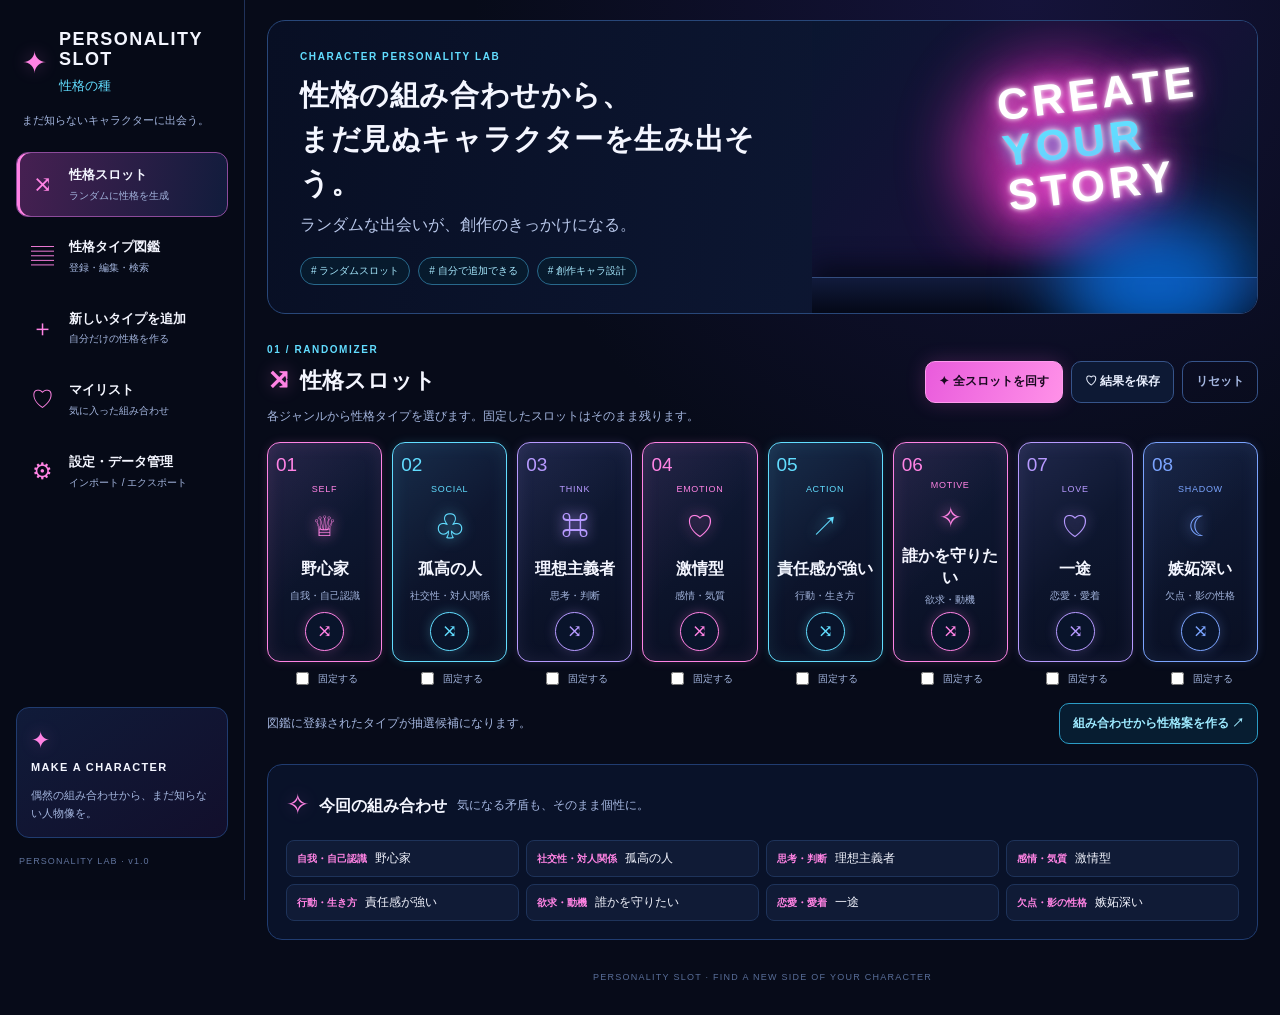
<file: personality_slot/index.html>
<!doctype html>
<html lang="ja">
<head>
<meta charset="utf-8">
<meta name="viewport" content="width=device-width,initial-scale=1,viewport-fit=cover">
<meta name="theme-color" content="#080d20">
<link rel="icon" href="assets/favicon.png" type="image/png">
<link rel="apple-touch-icon" href="assets/apple-touch-icon.png">
<title>性格の種 | PERSONALITY SLOT</title>
<link rel="stylesheet" href="style.css">
</head>
<body>
<div class="app">
  <aside class="sidebar">
    <a class="brand" href="#home"><span class="brand-mark">✦</span><span><b>PERSONALITY<br>SLOT</b><small>性格の種</small></span></a>
    <p class="tagline">まだ知らないキャラクターに出会う。</p>
    <nav>
      <button class="nav-item active" data-view="slotView"><span>⤨</span><span><b>性格スロット</b><small>ランダムに性格を生成</small></span></button>
      <button class="nav-item" data-view="libraryView"><span>▤</span><span><b>性格タイプ図鑑</b><small>登録・編集・検索</small></span></button>
      <button class="nav-item" data-view="editorView"><span>＋</span><span><b>新しいタイプを追加</b><small>自分だけの性格を作る</small></span></button>
      <button class="nav-item" data-view="savedView"><span>♡</span><span><b>マイリスト</b><small>気に入った組み合わせ</small></span></button>
      <button class="nav-item" data-view="settingsView"><span>⚙</span><span><b>設定・データ管理</b><small>インポート / エクスポート</small></span></button>
    </nav>
    <div class="side-note"><span class="neon-star">✦</span><b>MAKE A CHARACTER</b><p>偶然の組み合わせから、まだ知らない人物像を。</p></div>
    <div class="sidebar-foot">PERSONALITY LAB · v1.0</div>
  </aside>

  <main>
    <header class="hero" id="home">
      <div class="hero-copy">
        <p class="eyebrow">CHARACTER PERSONALITY LAB</p>
        <h1>性格の組み合わせから、<br>まだ見ぬキャラクターを生み出そう。</h1>
        <p class="hero-desc">ランダムな出会いが、創作のきっかけになる。</p>
        <div class="hero-pills"><span># ランダムスロット</span><span># 自分で追加できる</span><span># 創作キャラ設計</span></div>
      </div>
      <div class="hero-art" aria-hidden="true"><div class="neon-sign">CREATE<br><i>YOUR</i><br>STORY</div><div class="art-books"></div></div>
    </header>

    <section class="view active" id="slotView">
      <div class="section-head slot-head">
        <div><p class="eyebrow">01 / RANDOMIZER</p><h2><span class="neon-icon">⤨</span> 性格スロット</h2><p class="muted">各ジャンルから性格タイプを選びます。固定したスロットはそのまま残ります。</p></div>
        <div class="head-actions"><button class="btn primary" id="spinAll">✦ 全スロットを回す</button><button class="btn" id="saveCombo">♡ 結果を保存</button><button class="btn ghost" id="resetSlots">リセット</button></div>
      </div>
      <div class="slots" id="slots"></div>
      <div class="slot-bottom"><span class="muted" id="slotStatus">図鑑に登録されたタイプが抽選候補になります。</span><button class="btn cyan" id="registerCombo">組み合わせから性格案を作る ↗</button></div>
      <div class="combo-panel" id="comboPanel"><div class="combo-title"><span class="neon-icon">✧</span><h3>今回の組み合わせ</h3><span class="muted">気になる矛盾も、そのまま個性に。</span></div><div id="comboSummary" class="combo-summary"></div></div>
    </section>

    <section class="view" id="libraryView">
      <div class="section-head"><div><p class="eyebrow">02 / PERSONALITY INDEX</p><h2><span class="neon-icon">▤</span> 性格タイプ図鑑</h2><p class="muted">スロットで選ばれる性格タイプの一覧。自由に追加・編集できます。</p></div><button class="btn primary" id="addTypeTop">＋ 新しいタイプを追加</button></div>
      <div class="filters">
        <label class="search">⌕ <input id="searchTypes" type="search" placeholder="名前・説明・タグで検索…"></label>
        <select id="filterCategory"><option value="all">すべてのジャンル</option></select>
        <select id="sortTypes"><option value="recent">最近追加した順</option><option value="name">名前順</option></select>
      </div>
      <div class="category-chips" id="categoryChips"></div>
      <div class="type-grid" id="typeGrid"></div>
    </section>

    <section class="view" id="editorView">
      <div class="section-head"><div><p class="eyebrow">03 / CREATE YOUR TYPE</p><h2><span class="neon-icon">＋</span> 性格タイプを追加</h2><p class="muted">性格の原型も、あなた独自の複雑な人物像も登録できます。</p></div></div>
      <form id="typeForm" class="editor-card">
        <input type="hidden" id="typeId">
        <div class="form-grid">
          <label>タイプ名 *<input id="typeName" required maxlength="80" placeholder="例：理屈っぽいロマンチスト"></label>
          <label>ジャンル *<select id="typeCategory" required></select></label>
        </div>
        <label>ひとことで言うと *<textarea id="typeDesc" required rows="3" placeholder="どんな性格の人なのか、全体像を説明"></textarea></label>
        <div class="form-grid">
          <label>大切にすること<textarea id="typeValues" rows="3" placeholder="価値観・欲求・行動原理"></textarea></label>
          <label>人間関係での傾向<textarea id="typeSocial" rows="3" placeholder="他人との距離感や接し方"></textarea></label>
          <label>恋愛での傾向<textarea id="typeLove" rows="3" placeholder="恋愛観・愛情表現・親密さ"></textarea></label>
          <label>欠点・こじれ方<textarea id="typeShadow" rows="3" placeholder="長所の裏返し、弱点、矛盾など"></textarea></label>
        </div>
        <label>タグ（カンマ・「、」区切り）<input id="typeTags" placeholder="例：野心、プライド、努力家"></label>
        <div class="form-actions"><button class="btn" type="button" id="clearForm">クリア</button><button class="btn primary" type="submit">タイプを保存して図鑑に追加</button></div>
        <p class="muted tiny">保存したタイプは同じジャンルのスロット抽選候補に自動で追加されます。</p>
      </form>
    </section>

    <section class="view" id="savedView">
      <div class="section-head"><div><p class="eyebrow">04 / MY COLLECTION</p><h2><span class="neon-icon">♡</span> マイリスト</h2><p class="muted">保存した性格の組み合わせを見返せます。</p></div></div>
      <div id="savedGrid" class="saved-grid"></div>
    </section>

    <section class="view" id="settingsView">
      <div class="section-head"><div><p class="eyebrow">05 / DATA & SETTINGS</p><h2><span class="neon-icon">⚙</span> 設定・データ管理</h2><p class="muted">図鑑・マイリストのバックアップを管理します。</p></div></div>
      <div class="settings-grid">
        <article class="setting-card"><h3>JSONバックアップ</h3><p>自作タイプと保存した組み合わせをまとめて書き出します。</p><button class="btn primary" id="exportData">⇩ JSONを書き出す</button></article>
        <article class="setting-card"><h3>JSONを読み込む</h3><p>バックアップを読み込んでタイプやマイリストを追加・更新します。</p><button class="btn" id="importData">⇧ JSONを読み込む</button><input type="file" id="importFile" accept=".json,application/json" hidden></article>
        <article class="setting-card danger-card"><h3>初期化</h3><p>追加したタイプとマイリストを削除して、初期状態に戻します。</p><button class="btn danger" id="resetAll">すべてのデータを初期化</button></article>
      </div>
      <p class="muted tiny">データはこのブラウザ内に保存されます。ブラウザのデータ消去や別端末への移行に備えて、定期的にJSONを保存してください。</p>
    </section>
    <footer>PERSONALITY SLOT · FIND A NEW SIDE OF YOUR CHARACTER</footer>
  </main>
</div>

<div class="modal" id="detailModal"><div class="modal-card"><div class="modal-head"><div><p class="eyebrow">PERSONALITY FILE</p><h2 id="detailTitle"></h2><span class="category-label" id="detailCategory"></span></div><button class="icon-btn" data-close="detailModal">×</button></div><div id="detailBody"></div><div class="modal-actions"><button class="btn" id="detailEdit">編集</button><button class="btn primary" data-close="detailModal">閉じる</button></div></div></div>
<div class="toast" id="toast"></div>
<script src="app.js"></script>
</body></html>
</file>
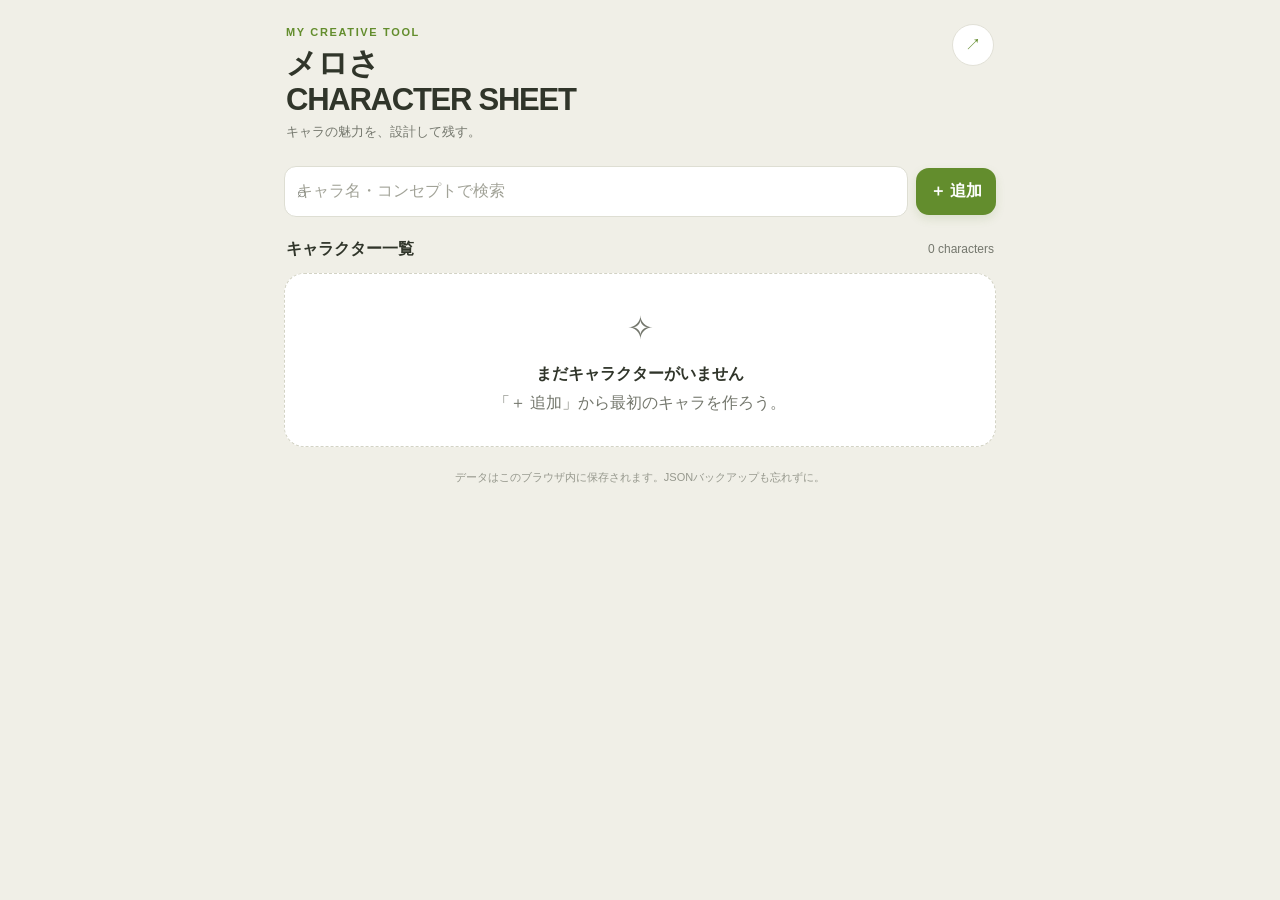
<file: mero_charasheet.html>
<!doctype html>
<html lang="ja">
<head>
<meta charset="utf-8">
<meta name="viewport" content="width=device-width, initial-scale=1, viewport-fit=cover">
<meta name="theme-color" content="#f0efe7">

<link rel="icon" href="assets/favicon.png" type="image/png">
<link rel="apple-touch-icon" href="assets/apple-touch-icon.png">
<title>メロさ CHARACTER SHEET</title>
<style>
:root{
  --olive:#638D2D; --ivory:#F0EFE7; --taupe:#AD9268; --sage:#B2C9C6;
  --ink:#30352a; --muted:#74776d; --line:#e2e1d7; --white:#fff;
  --olive-pale:#edf3e5; --sage-pale:#edf4f2; --taupe-pale:#f5f0e7;
  --shadow:0 8px 24px rgba(61,69,45,.07);
}
*{box-sizing:border-box}
html{background:var(--ivory);scroll-behavior:smooth}
body{margin:0;color:var(--ink);font-family:-apple-system,BlinkMacSystemFont,"Hiragino Kaku Gothic ProN","Yu Gothic",Meiryo,sans-serif;line-height:1.55}
button,input,textarea,select{font:inherit}
button{cursor:pointer}
button:focus-visible,input:focus-visible,textarea:focus-visible,select:focus-visible{outline:3px solid #b2c9c6;outline-offset:2px}
.app{max-width:760px;margin:0 auto;min-height:100vh;padding:0 16px 100px}
.topbar{padding:24px 2px 16px;display:flex;justify-content:space-between;align-items:flex-start;gap:12px}
.eyebrow{font-size:11px;letter-spacing:.15em;font-weight:800;color:var(--olive)}
h1{font-size:clamp(23px,6vw,31px);line-height:1.15;margin:5px 0 5px;letter-spacing:-.04em}
.subtitle{margin:0;color:var(--muted);font-size:13px}
.round-icon{border:1px solid var(--line);background:#fff;border-radius:50%;width:42px;height:42px;display:grid;place-items:center;color:var(--olive);flex-shrink:0}
.toolbar{display:flex;gap:8px;align-items:center;margin:8px 0 16px}
.search-wrap{position:relative;flex:1}
.search-wrap span{position:absolute;left:13px;top:50%;transform:translateY(-50%);color:var(--muted)}
.search{width:100%;border:1px solid var(--line);border-radius:14px;background:#fff;padding:12px 12px 12px 38px;min-width:0}
.btn{border:0;border-radius:13px;padding:11px 14px;font-weight:750;display:inline-flex;align-items:center;justify-content:center;gap:7px;transition:transform .12s,filter .12s;min-height:44px}
.btn:active{transform:scale(.98)}
.btn-primary{background:var(--olive);color:#fff;box-shadow:0 4px 10px #638d2d25}
.btn-soft{background:var(--olive-pale);color:#46691e}
.btn-outline{background:#fff;border:1px solid var(--line);color:var(--ink)}
.btn-taupe{background:var(--taupe-pale);color:#705a39}
.btn-danger{background:#f8ece7;color:#984b38}
.btn-small{min-height:36px;padding:8px 11px;font-size:12px;border-radius:10px}
.section-heading{display:flex;justify-content:space-between;align-items:center;margin:20px 2px 11px;gap:10px}
.section-heading h2{font-size:16px;margin:0}
.count{font-size:12px;color:var(--muted)}
.card-list{display:grid;grid-template-columns:1fr;gap:10px}
.character-card{background:#fff;border:1px solid #e9e8df;border-radius:19px;padding:15px;box-shadow:var(--shadow);display:flex;gap:12px;align-items:flex-start;position:relative}
.card-mark{width:46px;height:46px;border-radius:15px;display:grid;place-items:center;background:var(--olive-pale);color:var(--olive);font-size:21px;flex-shrink:0}
.character-card:nth-child(3n+2) .card-mark{background:var(--sage-pale);color:#557d77}
.character-card:nth-child(3n) .card-mark{background:var(--taupe-pale);color:#94784d}
.card-main{flex:1;min-width:0}
.card-title{font-size:16px;font-weight:800;overflow-wrap:anywhere;margin:1px 0 4px}
.card-concept{font-size:12px;color:var(--muted);margin:0 0 9px;white-space:pre-wrap;overflow-wrap:anywhere}
.card-meta{display:flex;flex-wrap:wrap;gap:6px}
.pill{font-size:11px;border-radius:999px;padding:4px 8px;background:#f4f3ed;color:#686b61}
.pill.green{background:var(--olive-pale);color:#4d7124}
.card-actions{display:flex;gap:5px;margin-top:10px;flex-wrap:wrap}
.card-open{position:absolute;right:13px;top:13px;border:0;background:transparent;color:#9a9b91;font-size:20px;padding:0 2px}
.empty{background:#fff;border:1px dashed #d3d3c5;border-radius:20px;text-align:center;padding:30px 20px;color:var(--muted)}
.empty .symbol{font-size:32px;margin-bottom:8px}
.empty strong{display:block;color:var(--ink);margin-bottom:5px}
.panel{background:#fff;border:1px solid #e7e6dc;border-radius:20px;padding:17px;box-shadow:var(--shadow);margin-bottom:12px}
.editor-head{display:flex;align-items:center;gap:10px;margin:15px 0}
.back{border:1px solid var(--line);background:#fff;border-radius:12px;width:43px;height:43px;font-size:22px;color:var(--olive)}
.editor-title{flex:1;min-width:0}
.editor-title h2{font-size:21px;margin:0;overflow-wrap:anywhere}
.editor-title p{font-size:12px;color:var(--muted);margin:2px 0 0}
.field{margin:13px 0}
label,.field-label{display:block;font-size:13px;font-weight:750;margin:0 0 6px}
.hint{font-size:11px;color:var(--muted);font-weight:400;margin-left:4px}
input[type=text],textarea,select{width:100%;border:1px solid #deded3;border-radius:12px;background:#fff;padding:12px;color:var(--ink);min-width:0}
textarea{resize:vertical;min-height:84px;line-height:1.6}
input::placeholder,textarea::placeholder{color:#a2a398}
.accordion{border:1px solid var(--line);border-radius:15px;margin:9px 0;background:#fff;overflow:hidden}
.accordion summary{list-style:none;cursor:pointer;display:flex;align-items:center;justify-content:space-between;gap:12px;padding:15px;font-weight:800;font-size:14px}
.accordion summary::-webkit-details-marker{display:none}
.accordion summary:after{content:"＋";color:var(--olive);font-size:18px;font-weight:500}
.accordion[open] summary:after{content:"−"}
.accordion .inner{padding:0 14px 13px;border-top:1px solid #f0efe8}
.choice-grid{display:grid;grid-template-columns:1fr 1fr;gap:7px}
.choice{display:flex;align-items:flex-start;gap:8px;border:1px solid var(--line);border-radius:11px;padding:10px;font-size:12px;font-weight:500;background:#fff;min-height:42px}
.choice input{accent-color:var(--olive);margin-top:3px;flex-shrink:0}
.choice:has(input:checked){background:var(--olive-pale);border-color:#c7d8ad}
.repeat-row{display:flex;gap:7px;margin:8px 0}
.repeat-row input{flex:1}
.remove-row{border:1px solid var(--line);background:#fff;color:#8d5c4c;border-radius:10px;width:42px;flex-shrink:0}
.inline-add{background:none;border:1px dashed #c7c8ba;color:#557a2c;border-radius:10px;padding:9px 12px;font-size:12px;font-weight:750;width:100%}
.sticky-actions{position:fixed;bottom:0;left:0;right:0;z-index:10;background:#f0efe7ed;backdrop-filter:blur(14px);border-top:1px solid #deded4;padding:10px 16px calc(10px + env(safe-area-inset-bottom));}
.sticky-inner{max-width:760px;margin:0 auto;display:flex;gap:8px}
.sticky-inner .btn{flex:1}
.toast{position:fixed;bottom:calc(82px + env(safe-area-inset-bottom));left:50%;transform:translate(-50%,12px);opacity:0;pointer-events:none;background:#30352a;color:#fff;padding:11px 16px;border-radius:999px;font-size:13px;box-shadow:var(--shadow);transition:all .2s;z-index:20;max-width:calc(100vw - 30px);text-align:center}
.toast.show{opacity:1;transform:translate(-50%,0)}
.hidden{display:none!important}
.file-actions{display:flex;flex-wrap:wrap;gap:8px}
.file-note{font-size:12px;color:var(--muted);margin:8px 0 0}
#fileInput{display:none}
.preview{white-space:pre-wrap;overflow-wrap:anywhere;background:#f8f8f3;border:1px solid var(--line);border-radius:12px;padding:13px;font-size:12px;max-height:300px;overflow:auto}
.modal-backdrop{position:fixed;inset:0;background:#2228;z-index:30;display:flex;align-items:center;justify-content:center;padding:20px}
.modal{background:#fff;border-radius:20px;padding:20px;width:min(100%,420px);box-shadow:0 20px 70px #0003}
.modal h3{margin:0 0 8px}
.modal p{font-size:13px;color:var(--muted);margin:0 0 18px}
.modal-actions{display:flex;gap:8px;justify-content:flex-end}
.footer-note{text-align:center;color:#96988d;font-size:11px;margin:22px 0 0}
@media(min-width:560px){.app{padding-left:24px;padding-right:24px}.card-list{grid-template-columns:1fr 1fr}.character-card{min-height:145px}.choice-grid{grid-template-columns:repeat(3,1fr)}}
@media(max-width:360px){.app{padding-left:11px;padding-right:11px}.topbar{padding-top:18px}.btn{padding-left:10px;padding-right:10px}.choice-grid{grid-template-columns:1fr 1fr}.panel{padding:13px}}
</style>
</head>
<body>
<div class="app">
  <header class="topbar">
    <div>
      <div class="eyebrow">MY CREATIVE TOOL</div>
      <h1>メロさ<br>CHARACTER SHEET</h1>
      <p class="subtitle">キャラの魅力を、設計して残す。</p>
    </div>
    <button class="round-icon" id="openData" aria-label="データ管理" title="データ管理">↗</button>
  </header>

  <main id="listView">
    <div class="toolbar">
      <div class="search-wrap"><span>⌕</span><input class="search" id="searchInput" type="text" placeholder="キャラ名・コンセプトで検索" aria-label="キャラ検索"></div>
      <button class="btn btn-primary" id="addCharacter">＋ 追加</button>
    </div>
    <div class="section-heading"><h2>キャラクター一覧</h2><span class="count" id="characterCount">0 characters</span></div>
    <div id="cardList" class="card-list"></div>
    <div class="footer-note">データはこのブラウザ内に保存されます。JSONバックアップも忘れずに。</div>
  </main>

  <main id="editorView" class="hidden">
    <div class="editor-head">
      <button class="back" id="backToList" aria-label="一覧に戻る">‹</button>
      <div class="editor-title"><h2 id="editorHeading">新しいキャラ</h2><p id="saveStatus">編集内容は自動保存されます</p></div>
      <button class="btn btn-soft btn-small" id="previewButton">コピー確認</button>
    </div>
    <div class="panel">
      <div class="field"><label for="charName">キャラクター名 <span class="hint">必須ではありません</span></label><input type="text" id="charName" placeholder="名前・仮名"></div>
      <div class="field"><label for="concept">基本コンセプト</label><textarea id="concept" placeholder="どんな人物で、どんな魅力を目指す？" rows="3"></textarea></div>
      <div class="field"><label for="summary">一覧に表示する一言（任意）</label><input type="text" id="summary" placeholder="短い紹介文"></div>
    </div>

    <details class="accordion" open>
      <summary>01　メロさの核・メイン要素</summary>
      <div class="inner">
        <p class="hint" style="margin:12px 0">特に強く打ち出したい魅力を3つまで。自由記述でもOK。</p>
        <div id="mainElements"></div>
        <button class="inline-add" data-add-row="mainElements">＋ 要素を追加</button>
        <div class="field"><label for="core">このキャラの魅力の核</label><textarea id="core" placeholder="この人物だからこそ成立する魅力は？"></textarea></div>
      </div>
    </details>

    <details class="accordion">
      <summary>02　外見・ビジュアル</summary>
      <div class="inner">
        <div class="field"><label>外見の魅力（複数選択可）</label><div class="choice-grid" data-choice-group="appearance">
          <label class="choice"><input type="checkbox" value="端正で華やか">端正で華やか</label>
          <label class="choice"><input type="checkbox" value="ワイルドで男らしい">ワイルドで男らしい</label>
          <label class="choice"><input type="checkbox" value="中性的で繊細">中性的で繊細</label>
          <label class="choice"><input type="checkbox" value="筋肉質・大柄">筋肉質・大柄</label>
          <label class="choice"><input type="checkbox" value="細身・華奢">細身・華奢</label>
          <label class="choice"><input type="checkbox" value="長身・大きな手">長身・大きな手</label>
          <label class="choice"><input type="checkbox" value="低音・ハスキーボイス">低音・ハスキーボイス</label>
          <label class="choice"><input type="checkbox" value="眼鏡・ピアス・刺青">眼鏡・ピアス・刺青</label>
          <label class="choice"><input type="checkbox" value="傷跡・身体的特徴">傷跡・身体的特徴</label>
          <label class="choice"><input type="checkbox" value="年齢を重ねた渋さ">年齢を重ねた渋さ</label>
          <label class="choice"><input type="checkbox" value="服装・所作の美しさ">服装・所作の美しさ</label>
          <label class="choice"><input type="checkbox" value="表情の変化">表情の変化</label>
        </div></div>
        <div class="field"><label for="appearanceNotes">具体的な外見・描写</label><textarea id="appearanceNotes" placeholder="外見・声・衣装・仕草など"></textarea></div>
      </div>
    </details>

    <details class="accordion">
      <summary>03　性格・人格</summary>
      <div class="inner">
        <div class="field"><label>性格の要素（複数選択可）</label><div class="choice-grid" data-choice-group="personality">
          <label class="choice"><input type="checkbox" value="誰にでも優しい">誰にでも優しい</label>
          <label class="choice"><input type="checkbox" value="特定の相手にだけ優しい">特定の相手にだけ優しい</label>
          <label class="choice"><input type="checkbox" value="クール・感情を隠す">クール・感情を隠す</label>
          <label class="choice"><input type="checkbox" value="明るく人懐っこい">明るく人懐っこい</label>
          <label class="choice"><input type="checkbox" value="自信家・余裕がある">自信家・余裕がある</label>
          <label class="choice"><input type="checkbox" value="不器用・口下手">不器用・口下手</label>
          <label class="choice"><input type="checkbox" value="誠実・約束を守る">誠実・約束を守る</label>
          <label class="choice"><input type="checkbox" value="毒舌・観察眼がある">毒舌・観察眼がある</label>
          <label class="choice"><input type="checkbox" value="面倒見がよい">面倒見がよい</label>
          <label class="choice"><input type="checkbox" value="甘え上手・頼るのが得意">甘え上手・頼るのが得意</label>
          <label class="choice"><input type="checkbox" value="プライドが高い">プライドが高い</label>
          <label class="choice"><input type="checkbox" value="独自の美学・価値観">独自の美学・価値観</label>
        </div></div>
        <div class="field"><label for="personalityNotes">性格・価値観の補足</label><textarea id="personalityNotes" placeholder="長所・欠点・譲れないもの"></textarea></div>
      </div>
    </details>

    <details class="accordion">
      <summary>04　恋愛表現・愛情の示し方</summary>
      <div class="inner">
        <div class="field"><label>恋愛表現（複数選択可）</label><div class="choice-grid" data-choice-group="romance">
          <label class="choice"><input type="checkbox" value="愛情を言葉で伝える">愛情を言葉で伝える</label>
          <label class="choice"><input type="checkbox" value="行動で愛情を示す">行動で愛情を示す</label>
          <label class="choice"><input type="checkbox" value="積極的に口説く">積極的に口説く</label>
          <label class="choice"><input type="checkbox" value="恋愛では不器用">恋愛では不器用</label>
          <label class="choice"><input type="checkbox" value="好きな相手の前で照れる">好きな相手の前で照れる</label>
          <label class="choice"><input type="checkbox" value="普段と変わらず余裕がある">普段と変わらず余裕がある</label>
          <label class="choice"><input type="checkbox" value="甘える・弱音を吐く">甘える・弱音を吐く</label>
          <label class="choice"><input type="checkbox" value="嫉妬を言葉にする">嫉妬を言葉にする</label>
          <label class="choice"><input type="checkbox" value="嫉妬を隠して態度に漏れる">嫉妬を隠して態度に漏れる</label>
          <label class="choice"><input type="checkbox" value="相手の自由を尊重する">相手の自由を尊重する</label>
        </div></div>
        <div class="field"><label for="romanceNotes">このキャラらしい愛情表現</label><textarea id="romanceNotes" placeholder="どんなとき、どう愛情を示す？"></textarea></div>
      </div>
    </details>

    <details class="accordion">
      <summary>05　ギャップ・意外性</summary>
      <div class="inner">
        <div class="field"><label>ギャップの候補</label><div class="choice-grid" data-choice-group="gap">
          <label class="choice"><input type="checkbox" value="怖そうなのに優しい">怖そうなのに優しい</label>
          <label class="choice"><input type="checkbox" value="完璧そうなのに不器用">完璧そうなのに不器用</label>
          <label class="choice"><input type="checkbox" value="強気なのに恋愛では弱い">強気なのに恋愛では弱い</label>
          <label class="choice"><input type="checkbox" value="軽薄そうなのに誠実">軽薄そうなのに誠実</label>
          <label class="choice"><input type="checkbox" value="無口なのに好きな話では饒舌">無口なのに好きな話では饒舌</label>
          <label class="choice"><input type="checkbox" value="冷静な人が動揺する">冷静な人が動揺する</label>
          <label class="choice"><input type="checkbox" value="普段は厳しいが特定の相手に甘い">普段は厳しいが特定の相手に甘い</label>
          <label class="choice"><input type="checkbox" value="ギャップより一貫性が魅力">ギャップより一貫性が魅力</label>
        </div></div>
        <div class="field"><label for="gapNotes">ギャップが見える場面</label><textarea id="gapNotes" placeholder="普段と何がどう違う？"></textarea></div>
      </div>
    </details>

    <details class="accordion">
      <summary>06　執着・独占欲・危うさ</summary>
      <div class="inner">
        <div class="field"><label>要素（複数選択可）</label><div class="choice-grid" data-choice-group="obsession">
          <label class="choice"><input type="checkbox" value="嫉妬を隠さない">嫉妬を隠さない</label>
          <label class="choice"><input type="checkbox" value="独占欲を明言する">独占欲を明言する</label>
          <label class="choice"><input type="checkbox" value="長い時間をかけて執着する">長い時間をかけて執着する</label>
          <label class="choice"><input type="checkbox" value="相手のために地位を失ってもよい">相手のために地位を失ってもよい</label>
          <label class="choice"><input type="checkbox" value="愛のためでも信念は曲げない">愛のためでも信念は曲げない</label>
          <label class="choice"><input type="checkbox" value="欲求を理性で自制する">欲求を理性で自制する</label>
          <label class="choice"><input type="checkbox" value="愛情と支配欲が曖昧">愛情と支配欲が曖昧</label>
          <label class="choice"><input type="checkbox" value="執着していても自由を尊重する">執着していても自由を尊重する</label>
        </div></div>
        <div class="field"><label for="obsessionNotes">執着の発現条件・境界線</label><textarea id="obsessionNotes" placeholder="何が引き金になり、どこで自制する？"></textarea></div>
      </div>
    </details>

    <details class="accordion">
      <summary>07　関係性・信念・力関係</summary>
      <div class="inner">
        <div class="field"><label>関係性・行動原理</label><div class="choice-grid" data-choice-group="relationship">
          <label class="choice"><input type="checkbox" value="誰にも見せない顔を見せる">誰にも見せない顔を見せる</label>
          <label class="choice"><input type="checkbox" value="反発から信頼へ変わる">反発から信頼へ変わる</label>
          <label class="choice"><input type="checkbox" value="敵同士でも認め合う">敵同士でも認め合う</label>
          <label class="choice"><input type="checkbox" value="対等で自立した関係">対等で自立した関係</label>
          <label class="choice"><input type="checkbox" value="相手をリードする">相手をリードする</label>
          <label class="choice"><input type="checkbox" value="相手にリードされる">相手にリードされる</label>
          <label class="choice"><input type="checkbox" value="相手にだけは弱い">相手にだけは弱い</label>
          <label class="choice"><input type="checkbox" value="信念を貫き孤立する">信念を貫き孤立する</label>
          <label class="choice"><input type="checkbox" value="間違いを認め修正できる">間違いを認め修正できる</label>
        </div></div>
        <div class="field"><label for="relationshipNotes">二人の関係性・信念の詳細</label><textarea id="relationshipNotes" placeholder="関係性の変化、譲れない一線など"></textarea></div>
      </div>
    </details>

    <details class="accordion">
      <summary>08　具体的な場面・メロさの実装</summary>
      <div class="inner">
        <div class="field"><label for="scenes">読者が実際に目撃する行動・台詞</label><textarea id="scenes" rows="5" placeholder="設定だけで終わらせず、場面として書く。&#10;例：相手が以前こぼした苦手な食べ物を覚えていて、黙って別の皿を頼む。"></textarea></div>
        <div class="field"><label for="conditions">条件付きで刺さる要素</label><textarea id="conditions" placeholder="どんな状況・関係性だから魅力が生まれる？"></textarea></div>
        <div class="field"><label for="synergy">ギャップ・相乗効果</label><textarea id="synergy" placeholder="組み合わせると魅力が増す属性は？"></textarea></div>
      </div>
    </details>

    <details class="accordion">
      <summary>09　弱さ・過去・人間臭さ</summary>
      <div class="inner">
        <div class="field"><label>要素（複数選択可）</label><div class="choice-grid" data-choice-group="vulnerability">
          <label class="choice"><input type="checkbox" value="弱みを隠している">弱みを隠している</label>
          <label class="choice"><input type="checkbox" value="特定の相手にだけ弱音を吐く">特定の相手にだけ弱音を吐く</label>
          <label class="choice"><input type="checkbox" value="助けを求めるのが苦手">助けを求めるのが苦手</label>
          <label class="choice"><input type="checkbox" value="過去への後悔がある">過去への後悔がある</label>
          <label class="choice"><input type="checkbox" value="失敗から立ち直る">失敗から立ち直る</label>
          <label class="choice"><input type="checkbox" value="弱さを克服しきれない">弱さを克服しきれない</label>
          <label class="choice"><input type="checkbox" value="最後まで孤独を貫く">最後まで孤独を貫く</label>
          <label class="choice"><input type="checkbox" value="欠点を自覚し努力する">欠点を自覚し努力する</label>
        </div></div>
        <div class="field"><label for="vulnerabilityNotes">弱さ・過去の扱い</label><textarea id="vulnerabilityNotes" placeholder="何を隠し、どう向き合う？"></textarea></div>
      </div>
    </details>

    <details class="accordion">
      <summary>10　能力・社会的な魅力</summary>
      <div class="inner">
        <div class="field"><label>要素（複数選択可）</label><div class="choice-grid" data-choice-group="ability">
          <label class="choice"><input type="checkbox" value="圧倒的な実力">圧倒的な実力</label>
          <label class="choice"><input type="checkbox" value="努力家">努力家</label>
          <label class="choice"><input type="checkbox" value="有能だが誇示しない">有能だが誇示しない</label>
          <label class="choice"><input type="checkbox" value="リーダーシップ">リーダーシップ</label>
          <label class="choice"><input type="checkbox" value="仲間から信頼されている">仲間から信頼されている</label>
          <label class="choice"><input type="checkbox" value="独自の美学・哲学">独自の美学・哲学</label>
          <label class="choice"><input type="checkbox" value="カリスマ性">カリスマ性</label>
          <label class="choice"><input type="checkbox" value="善悪の基準が独特">善悪の基準が独特</label>
        </div></div>
        <div class="field"><label for="abilityNotes">能力・仕事・信念の詳細</label><textarea id="abilityNotes" placeholder="何ができ、何を大切にしている？"></textarea></div>
      </div>
    </details>

    <details class="accordion">
      <summary>11　避けたい方向性・注意点</summary>
      <div class="inner">
        <div class="field"><label for="avoidDirections">このキャラでは避けたいこと</label><textarea id="avoidDirections" rows="4" placeholder="キャラらしさが崩れる行動、安易に使いたくない展開など"></textarea></div>
        <div class="field"><label for="notes">その他のメモ</label><textarea id="notes" placeholder="自由メモ"></textarea></div>
      </div>
    </details>
  </main>

  <section id="dataView" class="hidden">
    <div class="editor-head">
      <button class="back" id="backFromData" aria-label="戻る">‹</button>
      <div class="editor-title"><h2>データ管理</h2><p>JSONでバックアップ・復元</p></div>
    </div>
    <div class="panel">
      <h3 style="margin:0 0 6px">JSONバックアップ</h3>
      <p class="subtitle" style="margin-bottom:14px">全キャラのデータを1つのファイルに保存します。</p>
      <div class="file-actions">
        <button class="btn btn-primary" id="exportJson">↓ JSONを書き出す</button>
        <button class="btn btn-outline" id="importJson">↑ JSONを読み込む</button>
      </div>
      <input type="file" id="fileInput" accept=".json,application/json">
      <p class="file-note">読み込み時は「既存データに追加」または「すべて置き換え」を選べます。念のため、先に書き出しておくのがおすすめです。</p>
    </div>
    <div class="panel">
      <h3 style="margin:0 0 6px">保存について</h3>
      <p class="subtitle">編集中の内容は、このブラウザの保存領域に自動保存されます。ブラウザのデータを消去すると失われる場合があるため、定期的にJSONを書き出してください。データをサーバーへ送信する機能はありません。</p>
    </div>
  </section>
</div>

<div class="sticky-actions hidden" id="editorActions">
  <div class="sticky-inner">
    <button class="btn btn-outline" id="copyAll">▣ すべてコピー</button>
    <button class="btn btn-primary" id="copyAppeal">✦ メロさ要素をコピー</button>
  </div>
</div>
<div class="toast" id="toast" role="status" aria-live="polite"></div>
<div class="modal-backdrop hidden" id="modalBackdrop" role="dialog" aria-modal="true" aria-labelledby="modalTitle">
  <div class="modal">
    <h3 id="modalTitle">確認</h3>
    <p id="modalMessage"></p>
    <div class="modal-actions" id="modalActions"></div>
  </div>
</div>

<script>
(() => {
  "use strict";
  const STORAGE_KEY = "meroCharacterSheet.v1";
  const $ = (s, root=document) => root.querySelector(s);
  const $$ = (s, root=document) => [...root.querySelectorAll(s)];
  const fields = [
    "charName","concept","summary","core","appearanceNotes","personalityNotes","romanceNotes",
    "gapNotes","obsessionNotes","relationshipNotes","scenes","conditions","synergy",
    "vulnerabilityNotes","abilityNotes","avoidDirections","notes"
  ];
  const groups = ["appearance","personality","romance","gap","obsession","relationship","vulnerability","ability"];
  let characters = [];
  let currentId = null;
  let dirtyTimer = null;
  let toastTimer = null;
  let lastView = "list";

  function uid(){ return "c_" + Date.now().toString(36) + "_" + Math.random().toString(36).slice(2,9); }
  function blankCharacter(){
    const obj = {id:uid(),createdAt:new Date().toISOString(),updatedAt:new Date().toISOString(),appealElements:["","",""]};
    fields.forEach(k=>obj[k==="charName"?"name":k==="concept"?"concept":k==="summary"?"summary":k]="");
    obj.name=""; obj.concept=""; obj.summary="";
    groups.forEach(k=>obj[k]=[]);
    return obj;
  }
  function load(){
    try{
      const raw=localStorage.getItem(STORAGE_KEY);
      if(raw){ const parsed=JSON.parse(raw); if(Array.isArray(parsed)) characters=parsed; else if(Array.isArray(parsed.characters)) characters=parsed.characters; }
    }catch(e){ console.warn("Could not load saved data",e); }
    characters=characters.filter(c=>c && typeof c==="object").map(normalizeCharacter);
  }
  function normalizeCharacter(c){
    const out={...blankCharacter(),...c};
    out.id=String(c.id||uid()); out.name=String(c.name||""); out.concept=String(c.concept||""); out.summary=String(c.summary||"");
    out.appealElements=Array.isArray(c.appealElements)?c.appealElements.map(String).slice(0,12):["","",""];
    groups.forEach(k=>out[k]=Array.isArray(c[k])?c[k].map(String):[]);
    fields.forEach(k=>{
      const key=k==="charName"?"name":k;
      if(typeof out[key]!=="string") out[key]="";
    });
    out.createdAt=c.createdAt||new Date().toISOString(); out.updatedAt=c.updatedAt||out.createdAt;
    return out;
  }
  function save(){
    try{ localStorage.setItem(STORAGE_KEY,JSON.stringify({schemaVersion:1,characters})); $("#saveStatus").textContent="保存済み · "+new Date().toLocaleTimeString("ja-JP",{hour:"2-digit",minute:"2-digit"}); }
    catch(e){ $("#saveStatus").textContent="保存できません。JSONに書き出してください"; showToast("ブラウザ内に保存できませんでした"); }
  }
  function showToast(msg){
    const el=$("#toast"); el.textContent=msg; el.classList.add("show");
    clearTimeout(toastTimer); toastTimer=setTimeout(()=>el.classList.remove("show"),2300);
  }
  function escapeHtml(s){ return String(s??"").replace(/[&<>"']/g,c=>({"&":"&amp;","<":"&lt;",">":"&gt;",'"':"&quot;","'":"&#39;"}[c])); }
  function renderList(){
    const q=$("#searchInput").value.trim().toLocaleLowerCase();
    const shown=characters.filter(c=>(c.name+" "+c.concept+" "+c.summary).toLocaleLowerCase().includes(q));
    $("#characterCount").textContent=`${characters.length} characters`;
    const host=$("#cardList");
    if(!shown.length){
      host.innerHTML=`<div class="empty" style="grid-column:1/-1"><div class="symbol">✧</div><strong>${characters.length?"見つかりませんでした":"まだキャラクターがいません"}</strong><span>${characters.length?"検索ワードを変えてみてね。":"「＋ 追加」から最初のキャラを作ろう。"}</span></div>`;
      return;
    }
    host.innerHTML=shown.map(c=>{
      const count=(c.appealElements||[]).filter(x=>String(x).trim()).length;
      const filled=[c.concept,c.core,c.scenes,c.avoidDirections].filter(x=>String(x||"").trim()).length;
      const updated=new Date(c.updatedAt||c.createdAt||Date.now());
      const date=Number.isNaN(updated.getTime())?"":updated.toLocaleDateString("ja-JP",{month:"numeric",day:"numeric"});
      return `<article class="character-card" data-card="${escapeHtml(c.id)}">
        <div class="card-mark">✦</div><div class="card-main">
          <div class="card-title">${escapeHtml(c.name||"名前未設定")}</div>
          <p class="card-concept">${escapeHtml(c.summary||c.concept||"コンセプト未記入")}</p>
          <div class="card-meta"><span class="pill green">メイン要素 ${count}件</span><span class="pill">${filled>=3?"記入あり":"記入途中"}</span>${date?`<span class="pill">${date}更新</span>`:""}</div>
          <div class="card-actions">
            <button class="btn btn-soft btn-small" data-action="edit" data-id="${escapeHtml(c.id)}">編集する　›</button>
            <button class="btn btn-outline btn-small" data-action="duplicate" data-id="${escapeHtml(c.id)}">複製</button>
            <button class="btn btn-outline btn-small" data-action="delete" data-id="${escapeHtml(c.id)}">削除</button>
          </div>
        </div>
      </article>`;
    }).join("");
  }
  function showView(view){
    $("#listView").classList.toggle("hidden",view!=="list");
    $("#editorView").classList.toggle("hidden",view!=="editor");
    $("#dataView").classList.toggle("hidden",view!=="data");
    $("#editorActions").classList.toggle("hidden",view!=="editor");
    lastView=view;
    window.scrollTo({top:0,behavior:"instant"});
  }
  function addCharacter(){
    const c=blankCharacter(); characters.unshift(c); currentId=c.id; save(); renderList(); openEditor(c.id);
  }
  function openEditor(id){
    const c=characters.find(x=>x.id===id); if(!c)return;
    currentId=id;
    fields.forEach(k=>{
      const key=k==="charName"?"name":k;
      const el=$("#"+k); if(el)el.value=c[key]||"";
    });
    renderRepeatRows("mainElements",c.appealElements||["","",""]);
    groups.forEach(g=>{
      $$(`[data-choice-group="${g}"] input`).forEach(el=>el.checked=(c[g]||[]).includes(el.value));
    });
    $("#editorHeading").textContent=c.name||"新しいキャラ";
    $("#saveStatus").textContent="編集内容は自動保存されます";
    showView("editor");
  }
  function renderRepeatRows(containerId,values){
    const host=$("#"+containerId); host.innerHTML="";
    (values.length?values:[""]).forEach((v,i)=>{
      const row=document.createElement("div"); row.className="repeat-row";
      row.innerHTML=`<input type="text" aria-label="メイン要素 ${i+1}" placeholder="例：普段は冷静なのに恋愛では不器用" value="${escapeHtml(v)}"><button class="remove-row" type="button" aria-label="この要素を削除">×</button>`;
      row.querySelector("input").addEventListener("input",scheduleSave);
      row.querySelector("button").addEventListener("click",()=>{
        if($$(".repeat-row",host).length===1){row.querySelector("input").value="";}
        else row.remove();
        scheduleSave();
      });
      host.appendChild(row);
    });
  }
  function readEditor(){
    const c=characters.find(x=>x.id===currentId); if(!c)return;
    fields.forEach(k=>{
      const key=k==="charName"?"name":k; const el=$("#"+k); if(el)c[key]=el.value;
    });
    c.appealElements=$$(".repeat-row input",$("#mainElements")).map(el=>el.value.trim()).slice(0,12);
    groups.forEach(g=>c[g]=$$(`[data-choice-group="${g}"] input:checked`).map(el=>el.value));
    c.updatedAt=new Date().toISOString();
    $("#editorHeading").textContent=c.name||"新しいキャラ";
  }
  function scheduleSave(){
    $("#saveStatus").textContent="変更を保存中…";
    clearTimeout(dirtyTimer);
    dirtyTimer=setTimeout(()=>{readEditor();save();renderList();},250);
  }
  function flushSave(){clearTimeout(dirtyTimer);if(currentId){readEditor();save();}}
  function openData(){flushSave();showView("data");}
  function backToList(){flushSave();showView("list");renderList();}
  function getCharacter(){flushSave();return characters.find(c=>c.id===currentId);}
  function selectedValues(c, keys){return keys.flatMap(k=>(c[k]||[]).length?[`${groupLabels[k]}：${c[k].join("、")}`]:[]);}
  const groupLabels={appearance:"外見",personality:"性格",romance:"恋愛表現",gap:"ギャップ",obsession:"執着・危うさ",relationship:"関係性・行動原理",vulnerability:"弱さ・人間臭さ",ability:"能力・社会的魅力"};
  function buildOutput(c,appealOnly=false){
    const lines=["メロさ‼️ CHARACTER SHEET"];
    const add=(label,value)=>{if(value&&String(value).trim())lines.push(`【${label}】\n${String(value).trim()}`);};
    add("キャラクター名",c.name);
    if(!appealOnly){
      add("基本コンセプト",c.concept); add("一覧用の一言",c.summary);
    }
    add("魅力の核",c.core);
    const main=(c.appealElements||[]).filter(x=>x.trim());
    if(main.length)add("メインのメロさ要素",main.map(x=>"・"+x).join("\n"));
    const selected=selectedValues(c,groups);
    if(selected.length) add("採用した属性",selected.map(x=>"・"+x).join("\n"));
    if(!appealOnly){
      add("外見の詳細",c.appearanceNotes);add("性格・価値観",c.personalityNotes);
      add("このキャラらしい愛情表現",c.romanceNotes);add("ギャップが見える場面",c.gapNotes);
      add("執着の発現条件・境界線",c.obsessionNotes);add("関係性・信念",c.relationshipNotes);
      add("能力・仕事・信念",c.abilityNotes);add("弱さ・過去の扱い",c.vulnerabilityNotes);
    }
    add("具体的な行動・シーン",c.scenes);
    add("条件付きで発現する魅力",c.conditions);
    add("ギャップ・相乗効果",c.synergy);
    add("避けたい方向性",c.avoidDirections);
    if(!appealOnly)add("その他のメモ",c.notes);
    return lines.length>1?lines.join("\n\n"): "メロさ‼️ CHARACTER SHEET\n\n（まだ記入されていません）";
  }
  async function copyText(text){
    try{
      if(navigator.clipboard&&window.isSecureContext){await navigator.clipboard.writeText(text);}
      else{
        const ta=document.createElement("textarea");ta.value=text;ta.style.position="fixed";ta.style.opacity="0";document.body.appendChild(ta);ta.select();
        const ok=document.execCommand("copy");ta.remove();if(!ok)throw new Error("copy failed");
      }
      showToast("コピーしました！");
    }catch(e){showPreview(text,"コピーできませんでした。下の文章を長押ししてコピーしてください。");}
  }
  function showPreview(text,title="コピー用テキスト"){
    $("#modalTitle").textContent=title;
    $("#modalMessage").innerHTML=`<div class="preview" id="previewText" contenteditable="true" spellcheck="false"></div>`;
    $("#previewText").textContent=text;
    $("#modalActions").innerHTML=`<button class="btn btn-outline" id="closeModal">閉じる</button><button class="btn btn-primary" id="modalCopy">コピーする</button>`;
    $("#modalBackdrop").classList.remove("hidden");
    $("#closeModal").onclick=closeModal;
    $("#modalCopy").onclick=()=>copyText($("#previewText").innerText);
  }
  function closeModal(){$("#modalBackdrop").classList.add("hidden");}
  function confirmDialog(title,message,buttons){
    $("#modalTitle").textContent=title;$("#modalMessage").textContent=message;
    $("#modalActions").innerHTML="";
    buttons.forEach(b=>{
      const btn=document.createElement("button");btn.className="btn "+(b.primary?"btn-primary":"btn-outline");btn.textContent=b.label;
      btn.onclick=()=>{closeModal();b.action();};$("#modalActions").appendChild(btn);
    });
    $("#modalBackdrop").classList.remove("hidden");
  }
  function duplicateCharacter(id){
    const src=characters.find(c=>c.id===id);if(!src)return;
    const copy=normalizeCharacter({...JSON.parse(JSON.stringify(src)),id:uid(),name:(src.name||"名前未設定")+"（コピー）",createdAt:new Date().toISOString(),updatedAt:new Date().toISOString()});
    characters.unshift(copy);save();renderList();showToast("キャラを複製しました");
  }
  function deleteCharacter(id){
    const c=characters.find(x=>x.id===id);if(!c)return;
    confirmDialog("キャラを削除しますか？",`「${c.name||"名前未設定"}」を削除します。この操作は取り消せません。`,[
      {label:"キャンセル",action:()=>{}},
      {label:"削除する",primary:true,action:()=>{characters=characters.filter(x=>x.id!==id);if(currentId===id)currentId=null;save();renderList();showToast("削除しました");}}
    ]);
  }
  function exportJson(){
    flushSave();
    const data={app:"メロさ‼️ CHARACTER SHEET",schemaVersion:1,exportedAt:new Date().toISOString(),characters};
    const blob=new Blob([JSON.stringify(data,null,2)],{type:"application/json"});
    const url=URL.createObjectURL(blob);const a=document.createElement("a");a.href=url;a.download=`mero-character-sheet-${new Date().toISOString().slice(0,10)}.json`;document.body.appendChild(a);a.click();a.remove();URL.revokeObjectURL(url);
    showToast("JSONを書き出しました");
  }
  function importJson(){ $("#fileInput").click(); }
  function processImport(data,mode){
    let incoming=Array.isArray(data)?data:data&&Array.isArray(data.characters)?data.characters:null;
    if(!incoming)throw new Error("JSON内にcharacters配列がありません");
    incoming=incoming.filter(c=>c&&typeof c==="object").map(normalizeCharacter);
    if(mode==="replace")characters=incoming;
    else{
      const ids=new Set(characters.map(c=>c.id));
      incoming.forEach(c=>{if(ids.has(c.id))c.id=uid();ids.add(c.id);characters.push(c);});
    }
    save();renderList();showToast(`${incoming.length}件のキャラを読み込みました`);
  }
  $("#fileInput").addEventListener("change",async e=>{
    const file=e.target.files[0];if(!file)return;
    try{
      const data=JSON.parse(await file.text());
      confirmDialog("JSONを読み込みます",`ファイル内のキャラをどう読み込みますか？\n\nファイル：${file.name}\n件数：${Array.isArray(data)?data.length:Array.isArray(data.characters)?data.characters.length:"不明"}`,[
        {label:"キャンセル",action:()=>{}},
        {label:"既存に追加",action:()=>{try{processImport(data,"append");}catch(err){showToast("読み込み失敗："+err.message);}}},
        {label:"すべて置き換え",primary:true,action:()=>{try{processImport(data,"replace");}catch(err){showToast("読み込み失敗："+err.message);}}}
      ]);
    }catch(err){showToast("JSONを読み込めません："+err.message);}
    e.target.value="";
  });
  $("#addCharacter").addEventListener("click",addCharacter);
  $("#backToList").addEventListener("click",backToList);
  $("#openData").addEventListener("click",openData);
  $("#backFromData").addEventListener("click",()=>{showView(lastView==="editor"?"editor":"list");renderList();});
  $("#searchInput").addEventListener("input",renderList);
  $("#cardList").addEventListener("click",e=>{
    const btn=e.target.closest("[data-action]");if(btn){const id=btn.dataset.id;
      if(btn.dataset.action==="edit")openEditor(id);
      if(btn.dataset.action==="duplicate")duplicateCharacter(id);
      if(btn.dataset.action==="delete")deleteCharacter(id);
      return;
    }
    const card=e.target.closest("[data-card]");if(card)openEditor(card.dataset.card);
  });
  fields.forEach(k=>{const el=$("#"+k);if(el){el.addEventListener("input",scheduleSave);el.addEventListener("change",scheduleSave);}});
  groups.forEach(g=>$$(`[data-choice-group="${g}"] input`).forEach(el=>el.addEventListener("change",scheduleSave)));
  $$("[data-add-row]").forEach(btn=>btn.addEventListener("click",()=>{
    const host=$("#"+btn.dataset.addRow);if($$(".repeat-row",host).length>=12){showToast("メイン要素は12件までです");return;}
    const values=$$(".repeat-row input",host).map(el=>el.value);values.push("");renderRepeatRows(btn.dataset.addRow,values);scheduleSave();
  }));
  $("#copyAll").addEventListener("click",()=>{const c=getCharacter();if(c)copyText(buildOutput(c,false));});
  $("#copyAppeal").addEventListener("click",()=>{const c=getCharacter();if(c)copyText(buildOutput(c,true));});
  $("#previewButton").addEventListener("click",()=>{const c=getCharacter();if(c)showPreview(buildOutput(c,false));});
  $("#exportJson").addEventListener("click",exportJson);
  $("#importJson").addEventListener("click",importJson);
  $("#modalBackdrop").addEventListener("click",e=>{if(e.target===$("#modalBackdrop"))closeModal();});
  document.addEventListener("keydown",e=>{if(e.key==="Escape")closeModal();});
  load();renderList();
})();
</script>
</body>
</html>
</file>
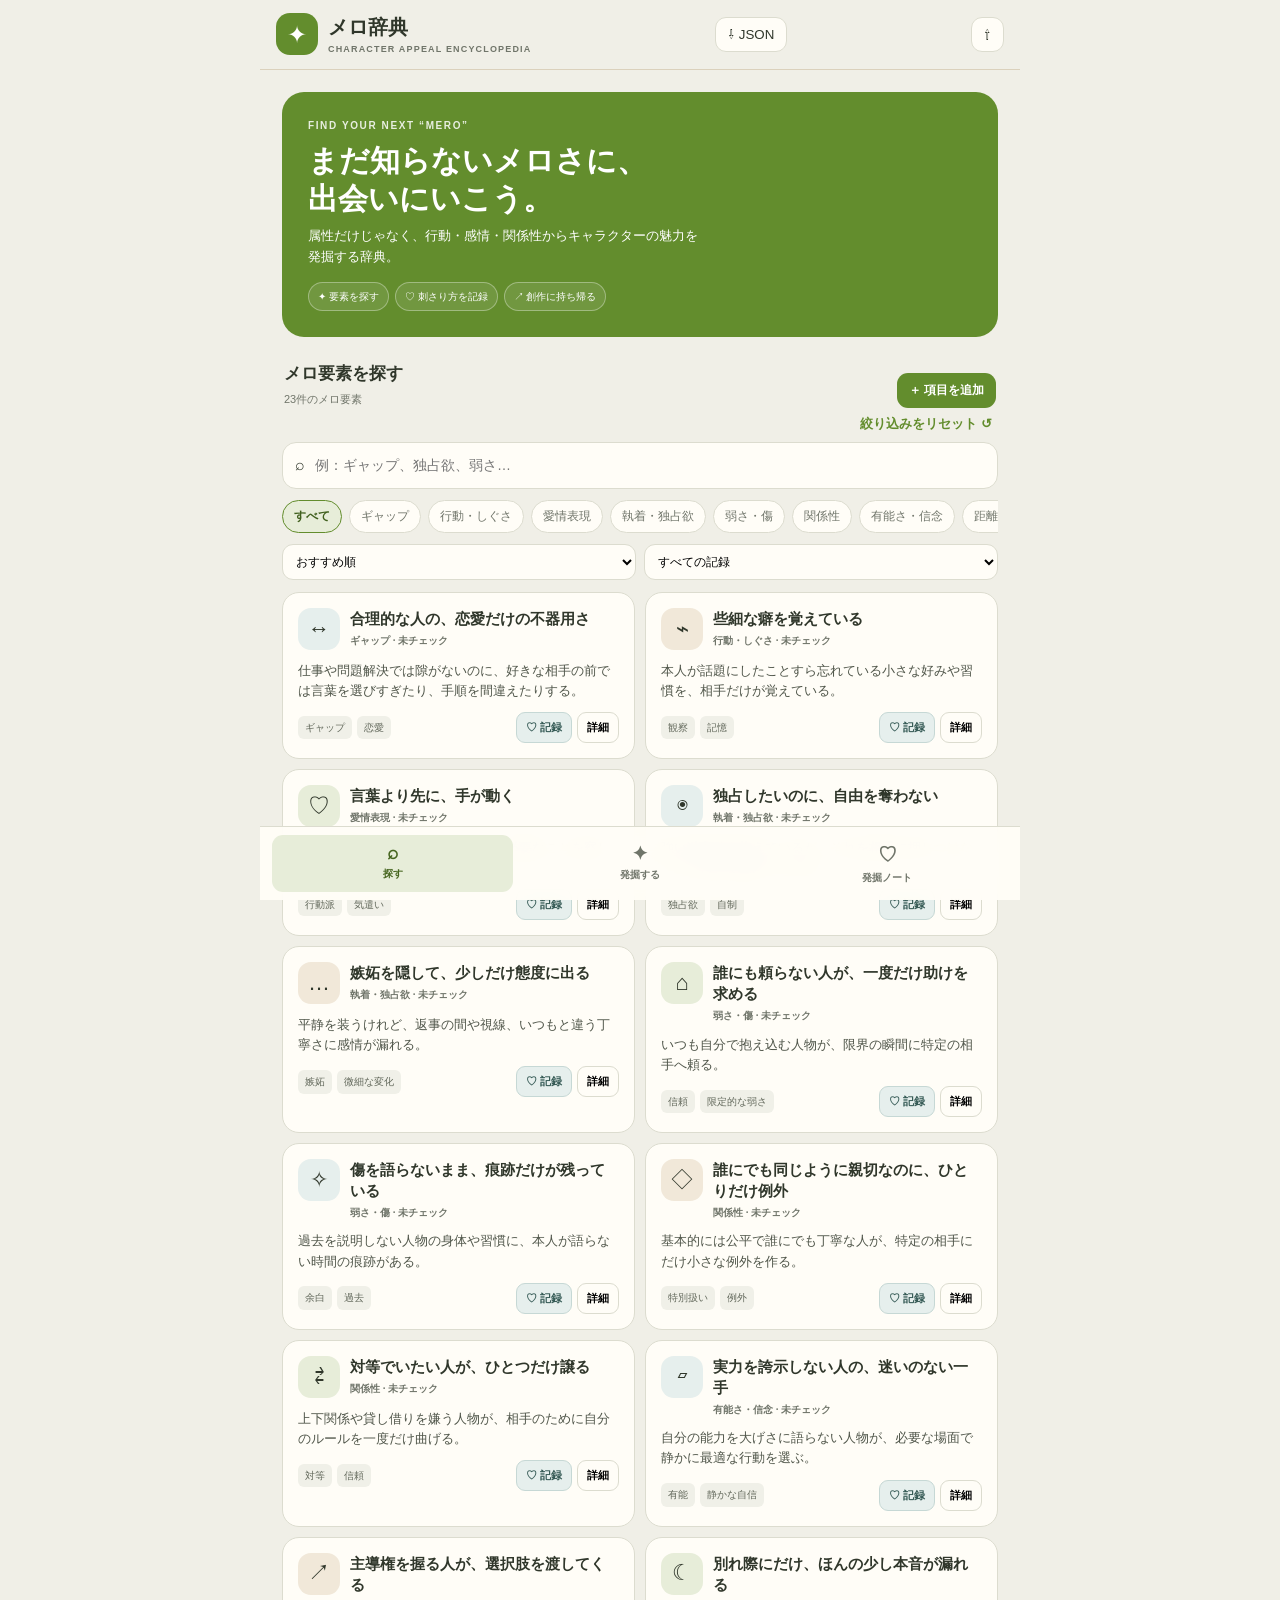
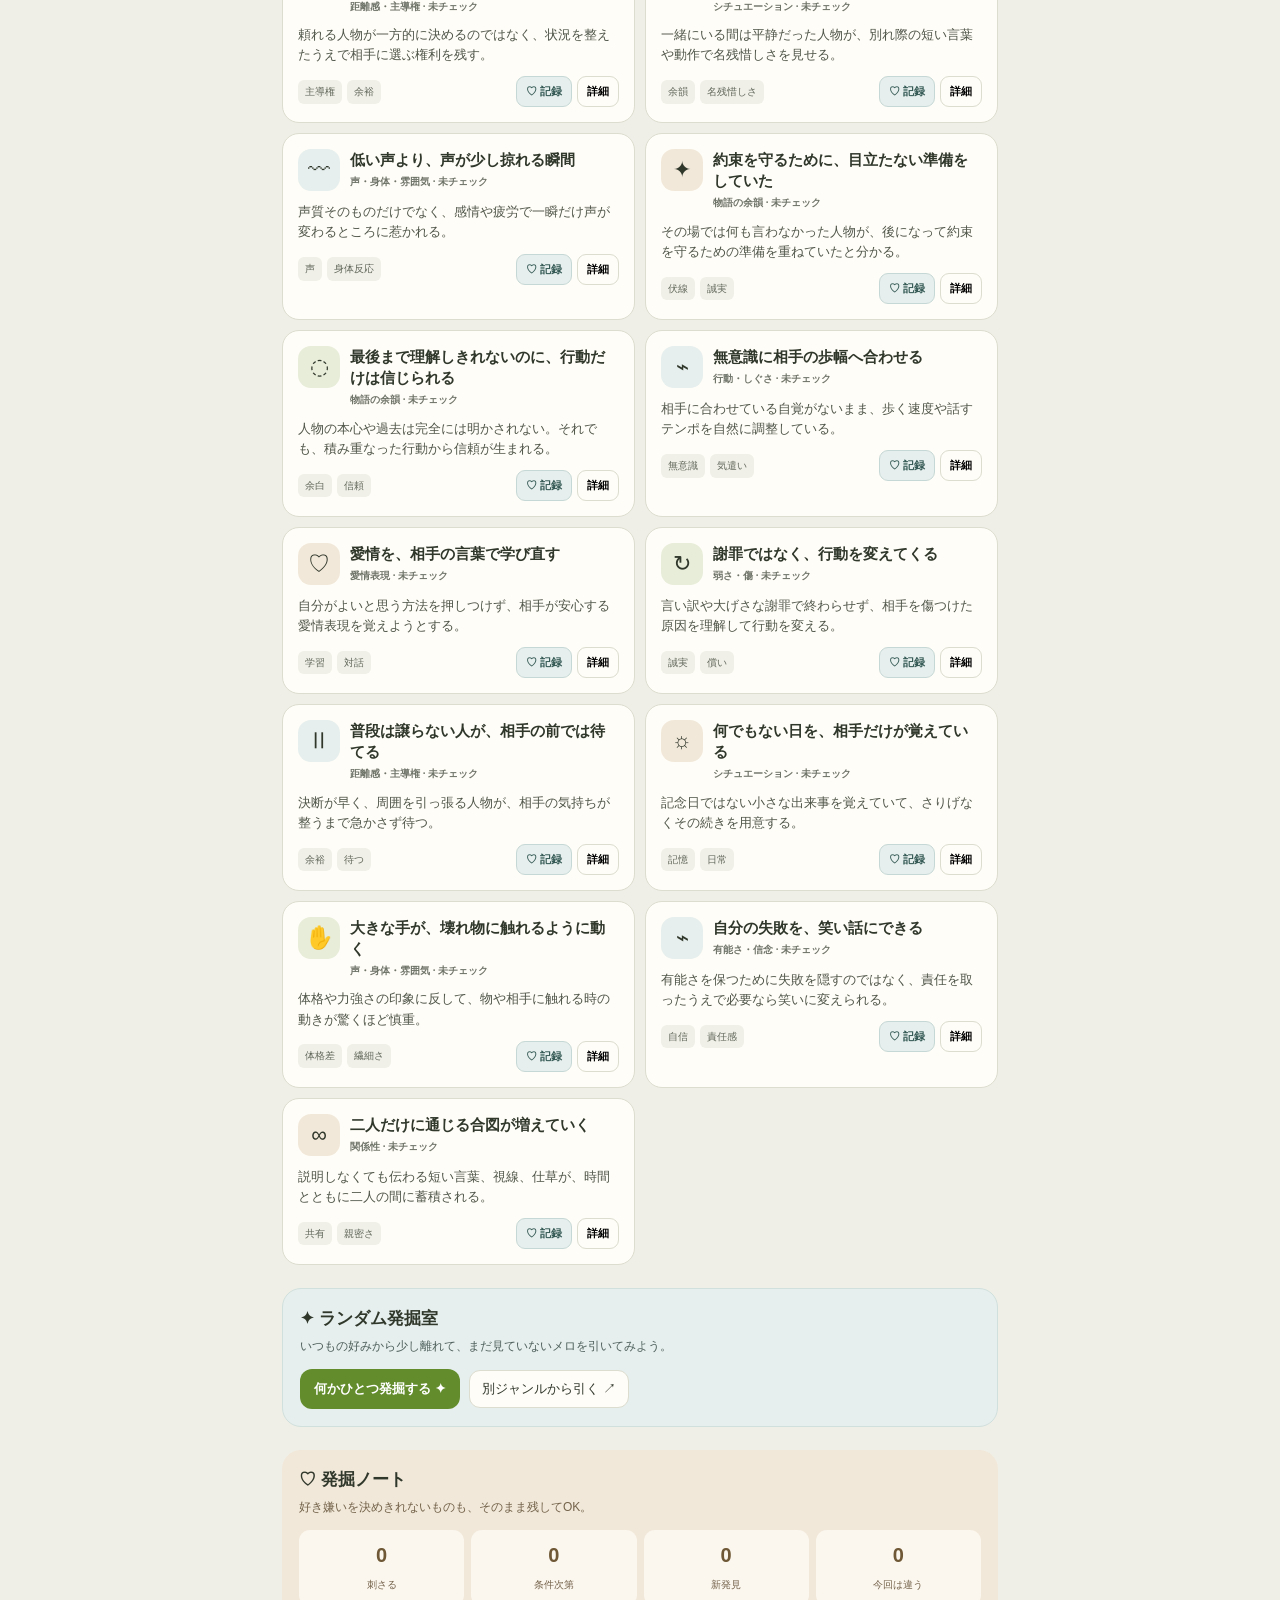
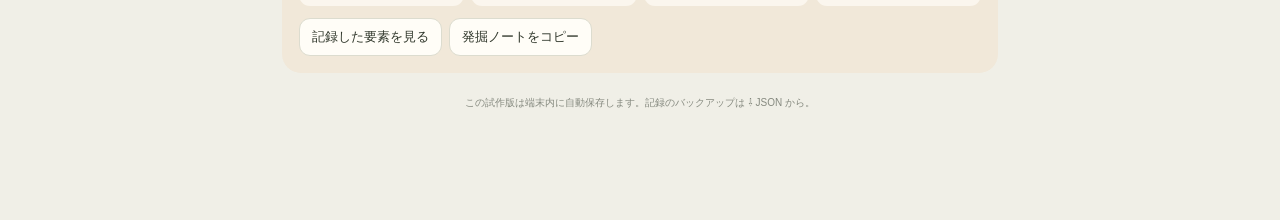
<file: mero_dictionary.html>
<!DOCTYPE html><html lang="ja"><head><meta charset="UTF-8"><meta name="viewport" content="width=device-width,initial-scale=1,viewport-fit=cover"><meta name="theme-color" content="#F0EFE7">
<link rel="icon" href="assets/favicon.png" type="image/png">
<link rel="apple-touch-icon" href="assets/apple-touch-icon.png">
<title>メロ辞典</title><style>
:root{--o:#638D2D;--i:#F0EFE7;--t:#AD9268;--s:#B2C9C6;--ink:#30372B;--paper:#FFFDF7;--line:#DCDCCF;--soft:#E7EDD9}*{box-sizing:border-box}body{margin:0;background:var(--i);color:var(--ink);font-family:-apple-system,BlinkMacSystemFont,"Hiragino Kaku Gothic ProN","Yu Gothic",sans-serif;line-height:1.55}.app{max-width:760px;margin:auto;padding-bottom:88px}.top{position:sticky;top:0;z-index:5;background:#f0efe7ed;backdrop-filter:blur(10px);padding:12px 16px;border-bottom:1px solid #ad926855;display:flex;align-items:center;gap:10px}.mark{width:42px;height:42px;border-radius:14px;background:var(--o);color:white;display:grid;place-items:center;font-size:24px}.brand{font-weight:900;font-size:20px}.brand small{display:block;font-size:9px;letter-spacing:.13em;color:#70756a}.top button{margin-left:auto}.iconbtn,.secondary{background:var(--paper);border:1px solid var(--line);border-radius:11px;padding:9px 12px;color:var(--ink)}main{padding:16px}.hero{background:var(--o);color:white;border-radius:22px;padding:22px;position:relative;overflow:hidden}.eyebrow{font-size:10px;letter-spacing:.16em;font-weight:800;opacity:.85}.hero h1{font-size:26px;line-height:1.25;margin:9px 0}.hero p{font-size:13px;margin:0;max-width:400px}.pills{display:flex;gap:6px;flex-wrap:wrap;margin-top:15px}.pill{font-size:10px;padding:6px 9px;border:1px solid #ffffff55;border-radius:99px;background:#ffffff18}.head{display:flex;justify-content:space-between;align-items:end;margin:24px 2px 10px}.head h2{font-size:17px;margin:0}.head p{font-size:11px;color:#70756a;margin:3px 0 0}.link{border:0;background:none;color:var(--o);font-weight:800}.search{display:flex;gap:8px;align-items:center;background:var(--paper);border:1px solid var(--line);border-radius:14px;padding:0 12px;height:47px}.search input{border:0;background:transparent;outline:0;width:100%;font-size:14px}.filters{display:flex;gap:7px;overflow:auto;padding:11px 0;scrollbar-width:none}.chip{white-space:nowrap;border:1px solid var(--line);background:var(--paper);border-radius:99px;padding:7px 11px;font-size:12px;color:#70756a}.chip.active{background:var(--soft);border-color:var(--o);color:#3f5f1d;font-weight:800}.toolbar{display:flex;gap:8px}.toolbar select{flex:1;min-width:0;border:1px solid var(--line);border-radius:11px;background:var(--paper);padding:9px;font-size:12px}.cards{display:grid;gap:10px;margin-top:12px}.card{background:var(--paper);border:1px solid var(--line);border-radius:17px;padding:15px}.cardtop{display:flex;gap:10px;align-items:start}.symbol{width:42px;height:42px;border-radius:13px;background:#e6efed;display:grid;place-items:center;font-size:22px;flex-shrink:0}.card:nth-child(3n+2) .symbol{background:#f1e8d9}.card:nth-child(3n) .symbol{background:#e7edd9}.card h3{font-size:15px;line-height:1.4;margin:0 0 4px}.meta{font-size:10px;color:#70756a;font-weight:750}.desc{font-size:13px;color:#50564a;margin:11px 0}.bottom{display:flex;align-items:center;justify-content:space-between;gap:8px}.tags{display:flex;gap:5px;flex-wrap:wrap}.tag{font-size:10px;background:#f0f0e8;color:#62685b;border-radius:6px;padding:4px 7px}.actions{display:flex;gap:5px}.actions button{font-size:11px;font-weight:800;padding:7px 9px;border-radius:9px}.save{background:#e6efed;border:1px solid #c6d8d5;color:#365b56}.save.saved{background:var(--t);border-color:var(--t);color:white}.detail{background:transparent;border:1px solid var(--line)}.discovery,.notesbox{margin-top:23px;border-radius:19px;padding:17px}.discovery{background:#e6efed;border:1px solid #d0e0dd}.discovery h2,.notesbox h2{font-size:17px;margin:0 0 5px}.discovery p,.notesbox p{font-size:12px;color:#50615d;margin:0 0 13px}.drawn{display:none;background:var(--paper);border-radius:13px;padding:13px;margin:12px 0}.drawn.show{display:block}.drawn h3{margin:4px 0;font-size:16px}.drawn p{margin:0}.primary{background:var(--o);color:white;border:0;border-radius:12px;padding:11px 14px;font-weight:800;font-size:13px}.discovery .secondary{margin-left:5px}.notesbox{background:#f1e8d9}.notesbox p{color:#74634b}.stats{display:flex;gap:7px}.stat{background:#fffdf7b8;border-radius:11px;padding:10px;flex:1;text-align:center}.stat strong{display:block;font-size:20px;color:#6e5835}.stat span{font-size:10px;color:#74634b}.noteactions{display:flex;gap:7px;flex-wrap:wrap;margin-top:12px}.nav{position:fixed;bottom:0;left:50%;transform:translateX(-50%);width:min(760px,100%);padding:8px 12px calc(8px + env(safe-area-inset-bottom));background:#fffdf7f2;backdrop-filter:blur(12px);border-top:1px solid var(--line);display:flex;gap:6px;z-index:8}.nav button{flex:1;border:0;background:transparent;color:#70756a;border-radius:11px;padding:7px 3px;font-size:10px;font-weight:800;display:flex;flex-direction:column;align-items:center;gap:3px}.nav button span{font-size:19px}.nav button.active{background:var(--soft);color:#46651f}.modal{display:none;position:fixed;inset:0;background:#1e231b70;z-index:20;align-items:end;justify-content:center}.modal.open{display:flex}.sheet{width:min(760px,100%);max-height:88dvh;overflow:auto;background:var(--paper);border-radius:23px 23px 0 0;padding:20px 18px calc(22px + env(safe-area-inset-bottom))}.sheethead{display:flex;justify-content:space-between;gap:10px}.sheet h2{font-size:20px;margin:0}.close{border:0;background:var(--i);width:35px;height:35px;border-radius:11px;font-size:18px}.cat{font-size:11px;color:var(--o);font-weight:850;margin:5px 0 14px}.detailsection{border-top:1px solid var(--line);padding:12px 0}.detailsection h3{font-size:11px;color:#70756a;margin:0 0 5px}.detailsection p{font-size:14px;margin:0}.detailsection ul{font-size:13px;margin:5px 0;padding-left:20px}.ratings{display:flex;gap:6px;flex-wrap:wrap}.rating{border:1px solid var(--line);background:white;border-radius:99px;padding:8px 10px;font-size:12px}.rating.selected{background:var(--soft);border-color:var(--o);font-weight:800}.notesinput{width:100%;min-height:75px;border:1px solid var(--line);border-radius:12px;padding:10px;margin-top:10px;font:inherit;font-size:13px}.sheetfooter{display:flex;gap:8px;margin-top:14px}.sheetfooter button{flex:1}.toast{position:fixed;left:50%;bottom:100px;transform:translate(-50%,10px);background:#30372b;color:white;border-radius:99px;padding:10px 15px;font-size:12px;opacity:0;transition:.2s;z-index:50;pointer-events:none}.toast.show{opacity:1;transform:translate(-50%,0)}.empty{padding:25px;text-align:center;border:1px dashed var(--line);border-radius:16px;color:#70756a;background:var(--paper);font-size:13px}.foot{text-align:center;color:#85897f;font-size:10px;margin:22px 8px 0}.addbtn{background:var(--o);color:#fff;border:0;border-radius:11px;padding:9px 12px;font-size:12px;font-weight:850;white-space:nowrap}.field{display:block;margin:12px 0}.field span{display:block;font-size:12px;font-weight:800;margin-bottom:5px;color:#59604f}.field input,.field select,.field textarea{width:100%;border:1px solid var(--line);background:#fff;border-radius:11px;padding:10px;color:var(--ink);font:inherit;font-size:13px}.field textarea{min-height:72px;resize:vertical}.formgrid{display:grid;grid-template-columns:1fr 1fr;gap:10px}.danger{border:1px solid #C78C83;background:#FBEEEB;color:#8C4138;border-radius:11px;padding:10px 12px;font-weight:800;font-size:12px}.sheetintro{font-size:12px;color:#70756a;margin:6px 0 14px}@media(min-width:560px){main{padding:22px}.cards{grid-template-columns:repeat(2,minmax(0,1fr))}.hero{padding:26px}.hero h1{font-size:30px}}
</style></head><body><div class="app"><header class="top"><div class="mark">✦</div><div class="brand">メロ辞典<small>CHARACTER APPEAL ENCYCLOPEDIA</small></div><button class="iconbtn" id="export">⇩ JSON</button><button class="iconbtn" id="import">⇧</button></header><main>
<section class="hero"><div class="eyebrow">FIND YOUR NEXT “MERO”</div><h1>まだ知らないメロさに、<br>出会いにいこう。</h1><p>属性だけじゃなく、行動・感情・関係性からキャラクターの魅力を発掘する辞典。</p><div class="pills"><span class="pill">✦ 要素を探す</span><span class="pill">♡ 刺さり方を記録</span><span class="pill">↗ 創作に持ち帰る</span></div></section>
<section id="browse"><div class="head"><div><h2>メロ要素を探す</h2><p id="count">収録要素を表示中</p></div><button class="addbtn" id="addEntry">＋ 項目を追加</button></div><div style="display:flex;justify-content:flex-end;margin:-4px 0 8px"><button class="link" id="reset">絞り込みをリセット ↺</button></div><label class="search"><span>⌕</span><input id="q" type="search" placeholder="例：ギャップ、独占欲、弱さ…"></label><div class="filters" id="filters"></div><div class="toolbar"><select id="sort"><option value="default">おすすめ順</option><option value="name">名前順</option><option value="saved">記録した順</option></select><select id="status"><option value="all">すべての記録</option><option value="unrated">未チェック</option><option value="hit">刺さる</option><option value="conditional">条件次第</option><option value="new">新発見</option><option value="not">今回は違う</option></select></div><div class="cards" id="list"></div></section>
<section class="discovery" id="discover"><h2>✦ ランダム発掘室</h2><p>いつもの好みから少し離れて、まだ見ていないメロを引いてみよう。</p><div class="drawn" id="drawn"><div class="meta" id="drawmeta"></div><h3 id="drawtitle"></h3><p id="drawdesc"></p><button class="link" id="drawdetail">詳細を読む ↗</button></div><button class="primary" id="draw">何かひとつ発掘する ✦</button> <button class="secondary" id="drawother">別ジャンルから引く ↗</button></section>
<section class="notesbox" id="mynotes"><h2>♡ 発掘ノート</h2><p>好き嫌いを決めきれないものも、そのまま残してOK。</p><div class="stats"><div class="stat"><strong id="nhit">0</strong><span>刺さる</span></div><div class="stat"><strong id="ncond">0</strong><span>条件次第</span></div><div class="stat"><strong id="nnew">0</strong><span>新発見</span></div><div class="stat"><strong id="nnot">0</strong><span>今回は違う</span></div></div><div class="noteactions"><button class="secondary" id="shownotes">記録した要素を見る</button><button class="secondary" id="copynotes">発掘ノートをコピー</button></div></section><p class="foot">この試作版は端末内に自動保存します。記録のバックアップは ⇩ JSON から。</p></main><nav class="nav"><button class="active" data-target="browse"><span>⌕</span>探す</button><button data-target="discover"><span>✦</span>発掘する</button><button data-target="mynotes"><span>♡</span>発掘ノート</button></nav></div>
<div class="modal" id="modal" role="dialog" aria-modal="true"><div class="sheet"><div class="sheethead"><div><div class="eyebrow" style="color:var(--o)">MERO ENTRY</div><h2 id="dtitle"></h2><div class="cat" id="dcat"></div></div><button class="close" id="close">×</button></div><div class="detailsection"><h3>どんなメロ？</h3><p id="ddesc"></p></div><div class="detailsection"><h3>魅力が現れる瞬間</h3><ul id="dex"></ul></div><div class="detailsection"><h3>どんなところに惹かれる？</h3><p id="dwhy"></p></div><div class="detailsection"><h3>魅力が変わる条件</h3><p id="dcond"></p></div><div class="detailsection"><h3>自分の反応を記録</h3><div class="ratings" id="ratings"><button class="rating" data-rating="hit">♡ 刺さる</button><button class="rating" data-rating="conditional">◇ 条件次第</button><button class="rating" data-rating="new">✦ 新発見</button><button class="rating" data-rating="not">— 今回は違う</button><button class="rating" data-rating="">未チェック</button></div><textarea class="notesinput" id="note" placeholder="どんなキャラなら刺さりそう？ 条件は？"></textarea></div><div class="sheetfooter"><button class="secondary" id="copyentry">要素をコピー</button><button class="primary" id="save">記録を保存</button></div></div></div><div class="modal" id="editModal" role="dialog" aria-modal="true"><div class="sheet"><div class="sheethead"><div><div class="eyebrow" style="color:var(--o)">YOUR MERO ENTRY</div><h2 id="editHeading">メロ要素を追加</h2></div><button class="close" id="editClose">×</button></div><p class="sheetintro">ネガティブな要素も歓迎。善悪を決めつけず、「どんな描写だと魅力になるか」まで自由に書き留めよう。</p><label class="field"><span>項目名 *</span><input id="fTitle" maxlength="100" placeholder="例：浮気を繰り返す人物"></label><div class="formgrid"><label class="field"><span>カテゴリー</span><select id="fCategory"></select></label><label class="field"><span>アイコン（1文字）</span><input id="fIcon" maxlength="3" value="✦" placeholder="✦"></label></div><label class="field"><span>どんな要素？ *</span><textarea id="fDesc" placeholder="人物の性質や行動を説明"></textarea></label><label class="field"><span>魅力が現れる瞬間（1行ずつ）</span><textarea id="fExamples" placeholder="例を1行ずつ入力
言葉と行動が食い違う瞬間
本人なりの理屈が見える場面"></textarea></label><label class="field"><span>どんなところに惹かれる？</span><textarea id="fWhy" placeholder="危うさ、矛盾、意外性、物語上の面白さなど"></textarea></label><label class="field"><span>魅力が変わる条件・注意点</span><textarea id="fCondition" placeholder="描き方や関係性によって印象が変わる点"></textarea></label><label class="field"><span>タグ（「・」または「,」で区切る）</span><input id="fTags" placeholder="危うさ・倫理の逸脱・矛盾"></label><div class="sheetfooter"><button class="secondary" id="cancelEdit">キャンセル</button><button class="primary" id="saveCustom">項目を保存</button></div><div class="sheetfooter" id="editDangerRow" style="display:none"><button class="danger" id="deleteCustom">この自作項目を削除</button></div></div></div><div class="toast" id="toast"></div><input type="file" id="file" accept="application/json,.json" hidden>
<script>
const cats=["すべて","ギャップ","行動・しぐさ","愛情表現","執着・独占欲","弱さ・傷","関係性","有能さ・信念","距離感・主導権","シチュエーション","声・身体・雰囲気","物語の余韻","危うさ・倫理の逸脱"];
const E=[
["g1","合理的な人の、恋愛だけの不器用さ","ギャップ","↔","仕事や問題解決では隙がないのに、好きな相手の前では言葉を選びすぎたり、手順を間違えたりする。",["完璧な説明ができるのに、好意を伝える一言だけ出てこない","相手のために準備したものを渡すタイミングを逃す","恋愛相談には的確なのに、自分の恋では空回りする"],"普段の有能さが消えるのではなく、感情が入ることで別の不器用さが見える。","不器用さが相手への敬意や努力と結びつくと魅力的。","ギャップ・恋愛・不器用"],
["a1","些細な癖を覚えている","行動・しぐさ","⌁","本人が話題にしたことすら忘れている小さな好みや習慣を、相手だけが覚えている。",["苦手な食材を黙って避けてくれる","疲れると触る指輪や袖口に気づいている","以前こぼした言葉を、何気ない日に覚えている"],"大きな愛の言葉ではなく、注意を向け続けていた時間が見える。","監視のようではなく、相手をよく見て自然に覚えていると刺さりやすい。","観察・記憶・さりげない愛情"],
["l1","言葉より先に、手が動く","愛情表現","♡","慰めや愛情をうまく言えなくても、必要なことを察して具体的に行動する。",["説明を求めず、まず温かい飲み物を置く","帰り道を遠回りして安全な場所まで送る","相手が断れる余地を残して手助けする"],"口先の優しさより、相手の状況を見て選んだ行動に誠実さが出る。","何でも勝手に決めるのではなく、相手の意思を尊重していることが鍵。","行動派・気遣い・誠実"],
["o1","独占したいのに、自由を奪わない","執着・独占欲","◉","強い独占欲を抱えているが、それを相手に押しつけないよう自分で扱おうとする。",["嫉妬しても相手の予定を変えさせない","本音を飲み込み、代わりに『帰ったら連絡して』と頼む","独占したい気持ちを認めたうえで、相手の選択を待つ"],"欲望の強さと相手を尊重する理性が同時に見える。","我慢が一方的な自己犠牲にならず、二人の間に対話があると奥行きが出る。","独占欲・自制・尊重"],
["o2","嫉妬を隠して、少しだけ態度に出る","執着・独占欲","…","平静を装うけれど、返事の間や視線、いつもと違う丁寧さに感情が漏れる。",["いつも呼び捨てなのに、急に名字で呼ぶ","会話には参加するのに、相手を見ない","『楽しそうでよかった』の声だけが少し低い"],"本人が隠そうとするほど、感情の存在を読者が見つけられる。","普段の態度が先に描かれているほど、小さな変化が効く。","嫉妬・微細な変化・抑制"],
["w1","誰にも頼らない人が、一度だけ助けを求める","弱さ・傷","⌂","いつも自分で抱え込む人物が、限界の瞬間に特定の相手へ頼る。",["『少しだけ、ここにいてくれないか』と言う","助けを求めたあと、気まずそうに理由を説明しようとする","頼ったことを謝るのではなく、あとで礼を伝える"],"弱さそのものより、誰に見せるか・どう頼るかに信頼の重さが出る。","普段から自立している描写と、相手が安心して頼れる理由が必要。","信頼・限定的な弱さ・救済"],
["w2","傷を語らないまま、痕跡だけが残っている","弱さ・傷","✧","過去を説明しない人物の身体や習慣に、本人が語らない時間の痕跡がある。",["古い傷を見られても、話題を変えるだけ","特定の音や匂いにだけ反応が変わる","誰かを守る動きが、訓練されたように自然"],"説明されない部分を読者が想像する余白が、人物に奥行きを生む。","傷を謎解きの景品にせず、今の言動と静かにつながっていると効く。","余白・過去・静かな影"],
["r1","誰にでも同じように親切なのに、ひとりだけ例外","関係性","◇","基本的には公平で誰にでも丁寧な人が、特定の相手にだけ小さな例外を作る。",["普段は定時で帰るのに、その人の相談だけ待つ","誰にも貸さない私物を、理由をつけて貸す","特別扱いを指摘されると本人が一番困る"],"普段のルールが明確なほど、例外が特別な意味を持つ。","例外が相手の負担にならず、本人の意思で選んでいると好感につながる。","特別扱い・例外・無自覚"],
["r2","対等でいたい人が、ひとつだけ譲る","関係性","⇄","上下関係や貸し借りを嫌う人物が、相手のために自分のルールを一度だけ曲げる。",["人に借りを作らない人が、助けを受け入れる","主導権を握る人が、行き先を相手に決めてもらう","謝らない人ではなく、謝るべき時にきちんと謝る"],"譲歩が屈服ではなく、相手を信頼している証拠になる。","何を大切にしている人物なのかが先に分かっていること。","対等・信頼・譲歩"],
["s1","実力を誇示しない人の、迷いのない一手","有能さ・信念","▱","自分の能力を大げさに語らない人物が、必要な場面で静かに最適な行動を選ぶ。",["誰も気づいていない危険を先に察知する","騒ぎが収まってから、何事もなかったように戻る","功績を譲り、必要な情報だけ共有する"],"自己演出ではなく、積み重ねた技術や判断力が行動に表れる。","周囲が無能に見えるだけでなく、状況判断の根拠が見えると説得力が増す。","有能・静かな自信・判断力"],
["p1","主導権を握る人が、選択肢を渡してくる","距離感・主導権","↗","頼れる人物が一方的に決めるのではなく、状況を整えたうえで相手に選ぶ権利を残す。",["選択肢を二つ用意して、どちらでもいいと伝える","守るために動きつつ、最後の判断は本人に委ねる","強い口調でも、断られたらきちんと引く"],"力や経験がある人の余裕と、相手をひとりの人として扱う姿勢が両立する。","相手が断れることが実際の行動で示されている必要がある。","主導権・余裕・尊重"],
["c1","別れ際にだけ、ほんの少し本音が漏れる","シチュエーション","☾","一緒にいる間は平静だった人物が、別れ際の短い言葉や動作で名残惜しさを見せる。",["背を向けたあとに名前を呼び直す","『また』と言いかけて、次の約束を具体的に決める","帰り際にだけ、普段より長く目を見る"],"別れを意識した瞬間に、隠していた感情が輪郭を持つ。","二人が一緒に過ごした時間に意味があるほど、短い仕草が残る。","余韻・名残惜しさ・抑制"],
["b1","低い声より、声が少し掠れる瞬間","声・身体・雰囲気","〰","声質そのものだけでなく、感情や疲労で一瞬だけ声が変わるところに惹かれる。",["名前を呼ぶ声だけ少し掠れる","平静を保とうとして返事が低く短くなる","笑いを堪えた息が声に混ざる"],"声の変化は、言葉にしきれない身体の反応として感情を伝える。","普段の声や話し方が描かれていると、差分に気づきやすい。","声・身体反応・差分"],
["t1","約束を守るために、目立たない準備をしていた","物語の余韻","✦","その場では何も言わなかった人物が、後になって約束を守るための準備を重ねていたと分かる。",["相手が忘れていた日付を覚えている","必要なものを少しずつ揃えていた","約束が叶わなくても、準備だけは続けていた"],"語られなかった時間が、後から感情の証拠に変わる。","準備が相手を縛るためではなく、約束そのものを大切にした結果だと伝わること。","伏線・誠実・時間"],
["t2","最後まで理解しきれないのに、行動だけは信じられる","物語の余韻","◌","人物の本心や過去は完全には明かされない。それでも、積み重なった行動から信頼が生まれる。",["理由は説明しないが、必要な時には必ず現れる","言葉では否定しても、約束したことは守る","読者の解釈がひとつに定まらないまま物語が終わる"],"すべてを説明しない余白が、人物を物語の外でも考え続けさせる。","謎を残すだけでなく、行動に一貫性や読み返せる手がかりがあると成立する。","余白・信頼・解釈"],
["a2","無意識に相手の歩幅へ合わせる","行動・しぐさ","⌁","相手に合わせている自覚がないまま、歩く速度や話すテンポを自然に調整している。",["歩くのが速い人が、気づけば隣の速度になっている","相手が考える間、急かさずに待つ","会話のテンポを相手の呼吸に合わせる"],"気遣いをアピールしない自然な同調に、親密さがにじむ。","相手を子ども扱いせず、対等な相手として自然に合わせていること。","無意識・気遣い・親密さ"],
["l2","愛情を、相手の言葉で学び直す","愛情表現","♡","自分がよいと思う方法を押しつけず、相手が安心する愛情表現を覚えようとする。",["励ましより黙って聞いてほしいと知って、やり方を変える","苦手な触れ方を覚えて避ける","『何をしてほしい？』と聞き、答えを実際に反映する"],"愛情を自己満足ではなく、相手に届く形へ変えていく姿勢が見える。","完璧に理解することより、間違えた時に修正できることが重要。","学習・対話・尊重"],
["w3","謝罪ではなく、行動を変えてくる","弱さ・傷","↻","言い訳や大げさな謝罪で終わらせず、相手を傷つけた原因を理解して行動を変える。",["同じことで二度と困らせないよう仕組みを変える","相手が説明しなくても済むように先回りする","許しを急かさず、時間をかけて信頼を積み直す"],"反省が感情表現だけでなく、具体的な変化として見える。","相手が許すことを当然視しないこと。変化の積み重ねが必要。","誠実・償い・成長"],
["p2","普段は譲らない人が、相手の前では待てる","距離感・主導権","Ⅱ","決断が早く、周囲を引っ張る人物が、相手の気持ちが整うまで急かさず待つ。",["返事を急がせず、考える時間を確保する","自分なら即決する場面で、相手の迷いに付き合う","『決まったら教えて』と本当に待つ"],"強さが支配ではなく、待つ余裕として表れる。","待つことを恩に着せず、相手の選択を尊重していること。","余裕・待つ・包容力"],
["c2","何でもない日を、相手だけが覚えている","シチュエーション","☼","記念日ではない小さな出来事を覚えていて、さりげなくその続きを用意する。",["初めて一緒に笑った日の話題を出す","以前好きだと言ったものを偶然のように差し出す","何気なく決めた約束を忘れずに実行する"],"特別な日を演出するより、普段の時間を大切にしていることが伝わる。","大げさな演出より、その人物らしいさりげなさが似合う。","記憶・日常・継続"],
["b2","大きな手が、壊れ物に触れるように動く","声・身体・雰囲気","✋","体格や力強さの印象に反して、物や相手に触れる時の動きが驚くほど慎重。",["小さなものを指先で丁寧につまむ","相手の髪に触れる前に、目で確認する","力仕事のあと、壊れやすいものだけは両手で扱う"],"強さと繊細さが同じ身体に共存している。","乱暴さを『男らしさ』として美化せず、本人の丁寧さが見えること。","体格差・繊細さ・手"],
["s2","自分の失敗を、笑い話にできる","有能さ・信念","⌁","有能さを保つために失敗を隠すのではなく、責任を取ったうえで必要なら笑いに変えられる。",["ミスを認め、修正策を示してから軽く笑う","立場の弱い人に責任を押しつけない","自分の見栄よりチームの安心を優先する"],"自信があるからこそ、失敗を認めても自分の価値が揺らがない。","失敗の責任を取っていること。誰かの痛みを笑いにしないこと。","自信・責任感・余裕"],
["r3","二人だけに通じる合図が増えていく","関係性","∞","説明しなくても伝わる短い言葉、視線、仕草が、時間とともに二人の間に蓄積される。",["人混みで目が合うだけで次の行動が分かる","同じ言葉にだけ二人が笑う","相手が疲れた時の合図を、周囲に気づかれず理解する"],"親密さが宣言ではなく、共有した時間の蓄積として現れる。","最初から通じるのではなく、共有体験が少しずつ増えていく描写が効く。","共有・親密さ・積み重ね"]
].map(a=>({id:a[0],title:a[1],category:a[2],icon:a[3],desc:a[4],examples:a[5],why:a[6],condition:a[7],tags:a[8].split("・")}));
const builtInEntries=E; let customEntries=[]; let editingId=null;
function getEntries(){return [...builtInEntries,...customEntries]}
try{customEntries=JSON.parse(localStorage.getItem("meroDictCustomEntries")||"[]")}catch(e){customEntries=[]}
function persistCustom(){try{localStorage.setItem("meroDictCustomEntries",JSON.stringify(customEntries))}catch(e){}}
const labels={hit:"刺さる",conditional:"条件次第",new:"新発見",not:"今回は違う"};let records={},active="すべて",query="",status="all",sort="default",current=null,drawn=null;const $=id=>document.getElementById(id);try{records=JSON.parse(localStorage.getItem("meroDict")||"{}")}catch(e){}
function saveRecords(){try{localStorage.setItem("meroDict",JSON.stringify(records))}catch(e){}stats()};function toast(t){let el=$("toast");el.textContent=t;el.classList.add("show");clearTimeout(window.tt);window.tt=setTimeout(()=>el.classList.remove("show"),1800)}function rec(e){return records[e.id]||{rating:"",note:"",at:0}}
function openEditor(id=null){editingId=id;const e=id?customEntries.find(x=>x.id===id):null;$ ("editHeading").textContent=e?"自作項目を編集":"メロ要素を追加";$ ("fTitle").value=e?.title||"";$ ("fCategory").value=e?.category||"危うさ・倫理の逸脱";$ ("fIcon").value=e?.icon||"✦";$ ("fDesc").value=e?.desc||"";$ ("fExamples").value=(e?.examples||[]).join("\n");$ ("fWhy").value=e?.why||"";$ ("fCondition").value=e?.condition||"";$ ("fTags").value=(e?.tags||[]).join("・");$ ("editDangerRow").style.display=e?"flex":"none";$ ("editModal").classList.add("open");document.body.style.overflow="hidden"}
function closeEditor(){$("editModal").classList.remove("open");document.body.style.overflow="";editingId=null}
function saveCustomEntry(){const title=$("fTitle").value.trim(),desc=$("fDesc").value.trim();if(!title||!desc){toast("項目名と説明は入力してね");return}const item={id:editingId||("custom_"+Date.now()+"_"+Math.random().toString(36).slice(2,7)),title,category:$("fCategory").value||"危うさ・倫理の逸脱",icon:$("fIcon").value.trim()||"✦",desc,examples:$("fExamples").value.split("\n").map(x=>x.trim()).filter(Boolean),why:$("fWhy").value.trim()||"",condition:$("fCondition").value.trim()||"",tags:$("fTags").value.split(/[・,，]/).map(x=>x.trim()).filter(Boolean),custom:true};const i=customEntries.findIndex(x=>x.id===item.id);if(i>=0)customEntries[i]=item;else customEntries.unshift(item);persistCustom();if(!cats.includes(item.category)){cats.splice(cats.length-1,0,item.category);const opt=document.createElement("option");opt.value=item.category;opt.textContent=item.category;$("fCategory").appendChild(opt)}active="すべて";renderFilters();render();closeEditor();toast(i>=0?"自作項目を更新したよ":"メロ辞典に追加したよ")}
function deleteCustomEntry(){if(!editingId)return;if(!confirm("この自作項目を削除する？ 記録も削除されます。"))return;customEntries=customEntries.filter(x=>x.id!==editingId);delete records[editingId];persistCustom();saveRecords();render();closeEditor();toast("自作項目を削除しました")}
function fillCategorySelect(){const sel=$("fCategory");sel.innerHTML=cats.filter(c=>c!=="すべて").map(c=>`<option value="${c}">${c}</option>`).join("")}

function renderFilters(){$("filters").innerHTML=cats.map(c=>`<button class="chip ${c===active?"active":""}" data-cat="${c}">${c}</button>`).join("");document.querySelectorAll("[data-cat]").forEach(b=>b.onclick=()=>{active=b.dataset.cat;renderFilters();render()})}
function render(){let list=getEntries().filter(e=>{let txt=[e.title,e.category,e.desc,e.why,e.condition,...e.tags,...e.examples].join(" ").toLowerCase(),r=rec(e).rating;return(active==="すべて"||e.category===active)&&(!query||txt.includes(query.toLowerCase()))&&(status==="all"||(status==="unrated"&&!r)||r===status)});if(sort==="name")list.sort((a,b)=>a.title.localeCompare(b.title,"ja"));if(sort==="saved")list.sort((a,b)=>(rec(b).at||0)-(rec(a).at||0));$("count").textContent=`${list.length}件のメロ要素`;$ ("list");$("list").innerHTML=list.length?list.map(e=>{let r=rec(e);return `<article class="card"><div class="cardtop"><div class="symbol">${e.icon}</div><div><h3>${e.title}</h3><div class="meta">${e.category} · ${r.rating?labels[r.rating]:"未チェック"}</div></div></div><p class="desc">${e.desc}</p><div class="bottom"><div class="tags">${e.tags.slice(0,2).map(t=>`<span class="tag">${t}</span>`).join("")}</div><div class="actions"><button class="save ${r.rating?"saved":""}" data-open="${e.id}">${r.rating?"✓ 記録済":"♡ 記録"}</button><button class="detail" data-open="${e.id}">詳細</button>${e.custom?`<button class="detail" data-edit="${e.id}">編集</button>`:""}</div></div></article>`}).join(""):'<div class="empty">見つからなかったよ。検索語やカテゴリーを変えてみてね。</div>';document.querySelectorAll("[data-open]").forEach(b=>b.onclick=()=>open(b.dataset.open));document.querySelectorAll("[data-edit]").forEach(b=>b.onclick=()=>openEditor(b.dataset.edit));stats()}
function open(id){current=getEntries().find(e=>e.id===id);let r=rec(current);$("dtitle").textContent=current.title;$("dcat").textContent=current.category+" / "+current.tags.join("・");$("ddesc").textContent=current.desc;$("dex").innerHTML=current.examples.map(x=>`<li>${x}</li>`).join("");$("dwhy").textContent=current.why;$("dcond").textContent=current.condition;$("note").value=r.note||"";document.querySelectorAll("[data-rating]").forEach(b=>b.classList.toggle("selected",b.dataset.rating===r.rating));$("modal").classList.add("open");document.body.style.overflow="hidden"}function close(){$("modal").classList.remove("open");document.body.style.overflow="";current=null}
function stats(){let c={hit:0,conditional:0,new:0,not:0};Object.values(records).forEach(r=>{if(c[r.rating]!==undefined)c[r.rating]++});$("nhit").textContent=c.hit;$("ncond").textContent=c.conditional;$("nnew").textContent=c.new;$("nnot").textContent=c.not}
function textEntry(e){return `【${e.title}】\nカテゴリー：${e.category}\n\nどんなメロ？\n${e.desc}\n\n魅力が現れる瞬間\n${e.examples.map(x=>"・"+x).join("\n")}\n\n惹かれる理由\n${e.why}\n\n魅力が変わる条件\n${e.condition}`};function copy(t){if(navigator.clipboard&&navigator.clipboard.writeText)navigator.clipboard.writeText(t).then(()=>toast("コピーしました")).catch(()=>fallback(t));else fallback(t)}function fallback(t){let x=document.createElement("textarea");x.value=t;document.body.appendChild(x);x.select();document.execCommand("copy");x.remove();toast("コピーしました")}
function draw(other){let pool=getEntries().filter(e=>!other||active==="すべて"||e.category!==active);if(!pool.length)pool=getEntries();drawn=pool[Math.floor(Math.random()*pool.length)];$("drawn").classList.add("show");$("drawmeta").textContent=drawn.category+" / "+drawn.tags.join("・");$("drawtitle").textContent=drawn.title;$("drawdesc").textContent=drawn.desc}
function notesText(){let a=getEntries().filter(e=>rec(e).rating||rec(e).note);return a.length?a.map(e=>`【${e.title}】\nカテゴリー：${e.category}\n反応：${labels[rec(e).rating]||"未チェック"}\nメモ：${rec(e).note||"（メモなし）"}`).join("\n\n"):"まだ記録はありません。要素の詳細から記録してみてね。"}
document.querySelectorAll("[data-rating]").forEach(b=>b.onclick=()=>{document.querySelectorAll("[data-rating]").forEach(x=>x.classList.remove("selected"));b.classList.add("selected")});$("save").onclick=()=>{if(!current)return;let sel=document.querySelector("[data-rating].selected");let r={rating:sel?sel.dataset.rating:"",note:$("note").value.trim(),at:Date.now()};if(!r.rating&&!r.note)delete records[current.id];else records[current.id]=r;saveRecords();render();close();toast("発掘ノートに保存したよ")};$("copyentry").onclick=()=>current&&copy(textEntry(current));$("close").onclick=close;$("modal").onclick=e=>{if(e.target===$("modal"))close()};$("q").oninput=e=>{query=e.target.value.trim();render()};$("sort").onchange=e=>{sort=e.target.value;render()};$("status").onchange=e=>{status=e.target.value;render()};$("reset").onclick=()=>{active="すべて";query="";status="all";sort="default";$("q").value="";$("status").value="all";$("sort").value="default";renderFilters();render()};$("draw").onclick=()=>draw(false);$("drawother").onclick=()=>draw(true);$("drawdetail").onclick=()=>drawn&&open(drawn.id);$("shownotes").onclick=()=>{active="すべて";status="all";query="";sort="saved";$("q").value="";$("status").value="all";$("sort").value="saved";renderFilters();render();$("browse").scrollIntoView({behavior:"smooth"})};$("copynotes").onclick=()=>copy(notesText());$("export").onclick=()=>{let b=new Blob([JSON.stringify({app:"メロ辞典",version:1,records,customEntries},null,2)],{type:"application/json"}),u=URL.createObjectURL(b),a=document.createElement("a");a.href=u;a.download="mero-dictionary-backup.json";a.click();URL.revokeObjectURL(u);toast("JSONを書き出しました")};$("import").onclick=()=>$("file").click();$("file").onchange=e=>{let f=e.target.files[0];if(!f)return;let rd=new FileReader();rd.onload=()=>{try{let d=JSON.parse(rd.result),incoming=d.records||{};if(confirm("読み込んだ記録と自作項目を追加しますか？ 同じIDは上書きされます。")){records={...records,...incoming};if(Array.isArray(d.customEntries)){const map=new Map(customEntries.map(x=>[x.id,x]));d.customEntries.forEach(x=>map.set(x.id,x));customEntries=[...map.values()];persistCustom();d.customEntries.forEach(x=>{if(!cats.includes(x.category)){cats.splice(cats.length-1,0,x.category)}});fillCategorySelect();renderFilters()}saveRecords();render();toast("記録と自作項目を読み込みました")}}catch(x){toast("JSONを読み込めませんでした")}};rd.readAsText(f);e.target.value=""};document.querySelectorAll(".nav button").forEach(b=>b.onclick=()=>{document.querySelectorAll(".nav button").forEach(x=>x.classList.remove("active"));b.classList.add("active");$(b.dataset.target).scrollIntoView({behavior:"smooth"})});$("addEntry").onclick=()=>openEditor();$("editClose").onclick=closeEditor;$("cancelEdit").onclick=closeEditor;$("editModal").onclick=e=>{if(e.target===$("editModal"))closeEditor()};$("saveCustom").onclick=saveCustomEntry;$("deleteCustom").onclick=deleteCustomEntry;fillCategorySelect();renderFilters();render();stats();
</script></body></html>
</file>
<file: personality_slot/style.css>
:root{--bg:#070b19;--panel:#0b1329;--panel2:#101b37;--line:#203c70;--text:#f4f6ff;--muted:#a4b6df;--pink:#ff83e4;--cyan:#62ddff;--purple:#b79aff;--blue:#5c8cff;--green:#7af0ce;--danger:#ff8d9b;--glow-pink:0 0 18px #ff83e455;--glow-cyan:0 0 18px #62ddff40}*{box-sizing:border-box}html{scroll-behavior:smooth}body{margin:0;background:radial-gradient(ellipse at 80% 0%,#15133a 0,transparent 38%),var(--bg);color:var(--text);font-family:-apple-system,BlinkMacSystemFont,"Hiragino Kaku Gothic ProN","Yu Gothic",sans-serif;line-height:1.6}button,input,select,textarea{font:inherit}button{cursor:pointer}.app{max-width:1500px;margin:auto;display:grid;grid-template-columns:245px minmax(0,1fr);min-height:100vh}.sidebar{border-right:1px solid #20325a;background:#060a17;padding:24px 16px;display:flex;flex-direction:column;gap:8px;min-height:100vh;position:sticky;top:0;height:100vh}.brand{display:flex;align-items:center;gap:12px;text-decoration:none;color:var(--text);padding:6px}.brand-mark{font-size:30px;color:var(--pink);text-shadow:var(--glow-pink)}.brand b{font-size:18px;letter-spacing:.08em;line-height:1.1;display:block}.brand small{display:block;color:var(--cyan);font-size:13px;margin-top:6px}.tagline{font-size:11px;color:var(--muted);margin:2px 6px 14px}.sidebar nav{display:grid;gap:7px}.nav-item{display:flex;align-items:center;gap:12px;text-align:left;background:transparent;border:1px solid transparent;color:var(--muted);border-radius:12px;padding:12px 10px}.nav-item>span:first-child{width:30px;font-size:23px;color:var(--pink);text-align:center}.nav-item b{display:block;font-size:13px;color:var(--text)}.nav-item small{display:block;font-size:10px;margin-top:2px}.nav-item.active,.nav-item:hover{background:linear-gradient(100deg,#472052,#111c3c);border-color:#8c4b9b;box-shadow:inset 3px 0 var(--pink)}.side-note{margin-top:auto;border:1px solid var(--line);border-radius:13px;padding:14px;background:linear-gradient(145deg,#101b39,#120f2c)}.side-note .neon-star{color:var(--pink);font-size:23px;text-shadow:var(--glow-pink)}.side-note b{display:block;font-size:11px;letter-spacing:.12em}.side-note p{font-size:11px;color:var(--muted);margin-bottom:0}.sidebar-foot{font-size:9px;color:#60739c;letter-spacing:.12em;padding:8px 3px}main{min-width:0;padding:20px 22px 30px}.hero{border:1px solid #284779;border-radius:18px;overflow:hidden;min-height:215px;display:grid;grid-template-columns:1.1fr .9fr;background:linear-gradient(100deg,#080f24 0%,#0c1631 55%,#121034 100%);position:relative}.hero-copy{padding:28px 32px;z-index:1}.eyebrow{font-size:10px;letter-spacing:.16em;font-weight:850;color:var(--cyan);margin:0 0 8px}.hero h1{font-size:clamp(22px,2.3vw,32px);line-height:1.5;margin:0 0 7px;letter-spacing:.02em}.hero-desc{color:#b9c8eb;margin:0}.hero-pills{display:flex;gap:8px;flex-wrap:wrap;margin-top:19px}.hero-pills span{border:1px solid #28688b;color:#a8eaff;border-radius:99px;padding:5px 10px;font-size:10px;background:#071a2d}.hero-art{position:relative;overflow:hidden;background:linear-gradient(125deg,#0a1630,#181039 55%,#06182b)}.hero-art:before,.hero-art:after{content:"";position:absolute;border-radius:50%;filter:blur(35px);opacity:.7}.hero-art:before{width:180px;height:180px;background:#ff35cf;right:25%;top:15%}.hero-art:after{width:200px;height:140px;background:#087eff;right:0;bottom:-15%}.neon-sign{position:absolute;right:12%;top:17%;font-weight:900;font-size:clamp(25px,3.4vw,44px);line-height:1.05;letter-spacing:.1em;color:#fff;text-shadow:0 0 5px white,0 0 15px var(--pink),0 0 35px #ff38d5;transform:rotate(-7deg);z-index:1}.neon-sign i{color:var(--cyan);font-style:normal;text-shadow:0 0 6px white,0 0 18px var(--cyan)}.art-books{position:absolute;bottom:0;left:0;right:0;height:36px;background:linear-gradient(180deg,#111b3c,#040817);border-top:1px solid #334c7e;box-shadow:0 -12px 25px #070a1d}.view{display:none;padding-top:24px}.view.active{display:block}.section-head{display:flex;align-items:center;justify-content:space-between;gap:16px;margin-bottom:16px}.section-head h2{font-size:22px;margin:0;display:flex;align-items:center;gap:10px}.section-head p{margin:4px 0 0}.muted{color:var(--muted);font-size:12px}.tiny{font-size:10px}.neon-icon{color:var(--pink);text-shadow:var(--glow-pink);font-size:28px}.head-actions{display:flex;gap:8px;flex-wrap:wrap;justify-content:flex-end}.btn{border:1px solid #36548a;background:#0d1934;color:#eaf0ff;border-radius:10px;padding:10px 13px;font-size:12px;font-weight:800;transition:.15s}.btn:hover{border-color:var(--cyan);box-shadow:var(--glow-cyan);transform:translateY(-1px)}.btn.primary{background:linear-gradient(110deg,#e95bdc,#ff91e8);border-color:#ff9aee;color:#1a0920;box-shadow:0 0 20px #ff5de833}.btn.cyan{border-color:#2b9cc5;color:#9eeaff;background:#071d31}.btn.ghost{background:transparent;color:var(--muted)}.slots{display:grid;grid-template-columns:repeat(8,minmax(0,1fr));gap:10px}.slot{min-width:0}.slot-card{min-height:220px;display:flex;flex-direction:column;align-items:center;text-align:center;justify-content:space-between;padding:12px 8px 10px;background:linear-gradient(160deg,#111c39,#090f22);border:1px solid var(--slot-color);border-radius:13px;box-shadow:inset 0 0 18px color-mix(in srgb,var(--slot-color) 10%,transparent),0 0 10px color-mix(in srgb,var(--slot-color) 15%,transparent);position:relative;overflow:hidden}.slot-card:before{content:"";position:absolute;inset:0;background:linear-gradient(130deg,color-mix(in srgb,var(--slot-color) 9%,transparent),transparent 50%);pointer-events:none}.slot-number{align-self:flex-start;font-size:19px;color:var(--slot-color);line-height:1}.slot-icon{font-size:28px;color:var(--slot-color);filter:drop-shadow(0 0 7px var(--slot-color))}.slot-category{font-size:9px;color:var(--slot-color);letter-spacing:.08em}.slot-name{font-size:16px;font-weight:900;line-height:1.35;overflow-wrap:anywhere}.slot-sub{font-size:10px;color:var(--muted)}.slot-spin{width:39px;height:39px;border-radius:50%;background:#09142b;border:1px solid var(--slot-color);color:var(--slot-color);font-size:18px;box-shadow:0 0 12px color-mix(in srgb,var(--slot-color) 25%,transparent)}.slot-lock{display:flex;align-items:center;gap:6px;font-size:10px;color:var(--muted);margin-top:7px;justify-content:center}.slot-lock input{accent-color:var(--pink)}.slot-bottom{display:flex;justify-content:space-between;align-items:center;gap:12px;margin:15px 0 20px}.combo-panel,.editor-card,.setting-card{border:1px solid var(--line);border-radius:15px;background:#091229;padding:18px}.combo-title{display:flex;align-items:center;gap:10px;flex-wrap:wrap}.combo-title h3{margin:0;font-size:16px}.combo-summary{display:grid;grid-template-columns:repeat(4,minmax(0,1fr));gap:7px;margin-top:12px}.summary-item{background:#101b36;border:1px solid #1e335a;border-radius:8px;padding:8px 10px;display:flex;gap:8px;align-items:center;font-size:12px}.summary-item b{color:var(--pink);font-size:10px;white-space:nowrap}.filters{display:grid;grid-template-columns:minmax(180px,1fr) 210px 170px;gap:9px;margin:15px 0 10px}.search{display:flex;align-items:center;gap:8px;background:#0a142b;border:1px solid #263d6b;border-radius:10px;padding:0 12px;color:var(--cyan)}.search input{border:0;outline:0;background:transparent;color:var(--text);width:100%;padding:11px 0;min-width:0}.filters select,.field select{background:#0b1730;border:1px solid #263d6b;border-radius:10px;color:var(--text);padding:10px;min-width:0}.category-chips{display:flex;gap:7px;flex-wrap:wrap;margin:12px 0 15px}.chip{border:1px solid #29406c;background:#0a142b;color:var(--muted);border-radius:99px;padding:6px 12px;font-size:11px}.chip.active{border-color:var(--pink);color:#ffd9fa;background:#32163c;box-shadow:var(--glow-pink)}.type-grid{display:grid;grid-template-columns:repeat(3,minmax(0,1fr));gap:11px}.type-card{border:1px solid #2a4476;background:linear-gradient(145deg,#101b37,#080f21);border-radius:13px;padding:14px;min-width:0}.type-card:hover{border-color:var(--cyan);box-shadow:var(--glow-cyan)}.type-card h3{margin:0;font-size:16px}.type-card .type-top{display:flex;align-items:flex-start;justify-content:space-between;gap:8px}.category-label{display:inline-block;color:var(--pink);font-size:10px;background:#2b173b;border:1px solid #633c77;border-radius:6px;padding:3px 7px;margin-top:5px}.type-card p{font-size:12px;color:#c2cde8;white-space:pre-wrap}.type-card .tags{display:flex;gap:5px;flex-wrap:wrap;margin:10px 0}.tag{font-size:10px;color:#a9eaff;background:#0b2538;border:1px solid #16445c;border-radius:5px;padding:3px 6px}.card-actions{display:flex;gap:6px;flex-wrap:wrap;margin-top:12px}.card-actions .btn{padding:7px 9px;font-size:10px}.star-btn{background:none;border:0;color:var(--pink);font-size:20px}.editor-card{max-width:900px}.editor-card label{display:block;font-size:12px;font-weight:800;color:#dbe5ff;margin-bottom:14px}.editor-card input,.editor-card textarea,.editor-card select{display:block;width:100%;margin-top:6px;background:#070e20;color:var(--text);border:1px solid #2b426e;border-radius:9px;padding:11px;font-size:13px;outline:none}.editor-card input:focus,.editor-card textarea:focus{border-color:var(--pink);box-shadow:var(--glow-pink)}.editor-card textarea{resize:vertical}.form-grid{display:grid;grid-template-columns:1fr 1fr;gap:0 14px}.form-actions{display:flex;justify-content:flex-end;gap:8px}.saved-grid{display:grid;grid-template-columns:repeat(2,minmax(0,1fr));gap:12px}.saved-card{border:1px solid var(--line);background:#0a142b;border-radius:13px;padding:15px}.saved-card h3{margin:0}.saved-card .saved-list{font-size:12px;color:#d4def8;line-height:1.9;margin:8px 0}.settings-grid{display:grid;grid-template-columns:repeat(2,minmax(0,1fr));gap:12px}.setting-card h3{margin:0 0 7px}.setting-card p{color:var(--muted);font-size:12px;min-height:42px}.danger-card{border-color:#693448}.btn.danger{border-color:#a34b63;color:#ffc0cb;background:#301322}footer{text-align:center;color:#586d98;font-size:9px;letter-spacing:.14em;padding:30px 0 0}.modal{position:fixed;inset:0;background:#02040bc9;display:none;align-items:center;justify-content:center;padding:16px;z-index:20}.modal.open{display:flex}.modal-card{width:min(680px,100%);max-height:90vh;overflow:auto;background:#0b142b;border:1px solid #38558d;border-radius:17px;padding:22px;box-shadow:0 0 35px #000}.modal-head{display:flex;justify-content:space-between;gap:15px}.modal-head h2{margin:0}.icon-btn{background:#15213d;border:1px solid var(--line);border-radius:8px;color:var(--text);width:36px;height:36px;font-size:20px}.detail-block{padding:12px 0;border-bottom:1px solid #1d3157}.detail-block h4{margin:0 0 5px;color:var(--cyan);font-size:11px}.detail-block p{margin:0;white-space:pre-wrap;font-size:13px;color:#d8e1f9}.modal-actions{display:flex;justify-content:flex-end;gap:8px;margin-top:16px}.toast{position:fixed;bottom:25px;left:50%;transform:translate(-50%,15px);opacity:0;pointer-events:none;background:#f88de8;color:#18091d;padding:10px 16px;border-radius:99px;font-size:12px;font-weight:800;transition:.2s;z-index:40}.toast.show{opacity:1;transform:translate(-50%,0)}.empty{grid-column:1/-1;text-align:center;padding:35px 15px;color:var(--muted);border:1px dashed #30466e;border-radius:12px}@media(max-width:1200px){.slots{grid-template-columns:repeat(4,minmax(0,1fr))}.slot-card{min-height:205px}.type-grid{grid-template-columns:repeat(2,minmax(0,1fr))}.combo-summary{grid-template-columns:repeat(2,minmax(0,1fr))}}@media(max-width:780px){.app{display:block}.sidebar{position:relative;height:auto;min-height:0;padding:12px 14px;border-right:0;border-bottom:1px solid var(--line)}.brand b{font-size:15px}.brand-mark{font-size:24px}.tagline,.side-note,.sidebar-foot{display:none}.sidebar nav{display:flex;overflow:auto;margin-top:10px;gap:6px}.nav-item{flex:0 0 auto;padding:8px 10px;gap:6px}.nav-item>span:first-child{font-size:18px;width:auto}.nav-item small{display:none}.nav-item b{font-size:11px}.nav-item.active{box-shadow:inset 0 -3px var(--pink)}main{padding:12px}.hero{grid-template-columns:1fr;min-height:0}.hero-copy{padding:22px 18px}.hero h1{font-size:23px}.hero-art{display:none}.section-head{align-items:flex-start;flex-direction:column}.head-actions{justify-content:flex-start}.slots{grid-template-columns:repeat(2,minmax(0,1fr));gap:9px}.slot-card{min-height:205px}.slot-bottom{align-items:flex-start;flex-direction:column}.filters{grid-template-columns:1fr 1fr}.search{grid-column:1/-1;min-height:42px}.type-grid,.saved-grid,.settings-grid{grid-template-columns:1fr}.combo-summary{grid-template-columns:1fr 1fr}.form-grid{grid-template-columns:1fr}.section-head h2{font-size:20px}}@media(prefers-reduced-motion:reduce){*{scroll-behavior:auto!important;transition:none!important}}
</file>
